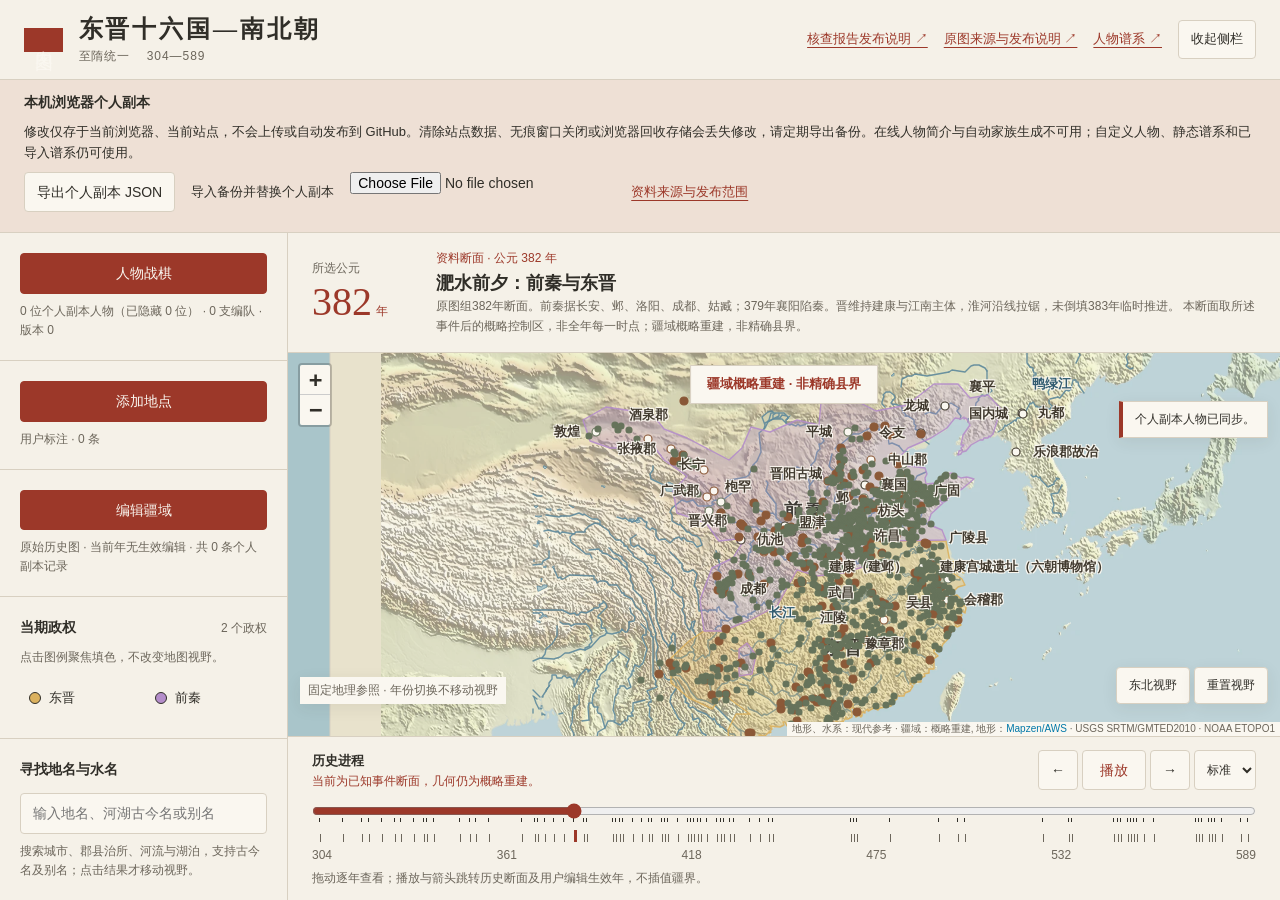
<file: index.html>
<!doctype html>
<html lang="zh-CN">
<head>
<meta charset="utf-8"><meta name="viewport" content="width=device-width, initial-scale=1">
<title>东晋十六国—南北朝 · 至隋统一</title>
<link rel="stylesheet" href="vendor/leaflet.css"><link rel="stylesheet" href="atlas.css">
<link rel="stylesheet" href="personal-data.css">
<script src="atlas-config.js" defer></script><script src="atlas-api.js" defer></script>
<script src="personal-data.js" defer></script>
<script src="genealogy-data.js" defer></script>
<script src="genealogy-client.js" defer></script>
<script src="formation-manager.js" defer></script>
<script src="character-manager.js" defer></script>
<script src="map-data.js" defer></script><script src="geo-data.js" defer></script><script src="history-data.js" defer></script><script src="vendor/leaflet.js" defer></script><script src="vendor/polygon-clipping.umd.min.js" defer></script><script src="territory-edits.js" defer></script><script src="territory-editor.js" defer></script><script src="place-manager.js" defer></script><script src="review-data.js" defer></script><script src="place-periods.js" defer></script><script src="atlas.js" defer></script>
<script>
window.addEventListener('DOMContentLoaded', () => {
  const editor = window.ATLAS?.getState?.().territory;
  if (!editor) {
    const summary = document.getElementById('territory-summary');
    summary.textContent = '编辑模块未能初始化，请刷新页面重新加载；若仍失败，请检查脚本加载错误。';
    summary.setAttribute('role', 'alert');
    document.getElementById('territory-toggle').disabled = true;
  }
  if (!window.ATLAS?.getState?.().annotations) {
    document.getElementById('annotation-summary').textContent = '地点标注模块未能初始化，请刷新页面重新加载；基础地图仍可浏览。';
    document.getElementById('annotation-summary').setAttribute('role', 'alert');
    document.getElementById('annotation-toggle').disabled = true;
  }
  if (!window.ATLAS?.getState?.().characters) {
    document.getElementById('character-summary').textContent = '人物模块未能初始化，请刷新页面；基础地图仍可浏览。';
    document.getElementById('character-summary').setAttribute('role', 'alert');
    document.getElementById('character-toggle').disabled = true;
  }
});
</script>
</head>
<body>
<header class="masthead"><div class="brand"><span class="seal" aria-hidden="true">舆图</span><div><h1>东晋十六国—南北朝</h1><p>至隋统一 <span id="atlas-year-span">304—589</span></p></div></div><div class="header-actions"><a id="audit-entry" href="sources.html#audit">核查报告发布说明 ↗</a><a href="sources.html">原图来源与发布说明 ↗</a><a href="genealogy.html">人物谱系 ↗</a><button id="toggle-sidebar" aria-controls="sidebar" aria-expanded="true">收起侧栏</button></div></header>
<main class="workspace">
<aside id="sidebar" aria-label="地图图层与政权">
<section class="sidebar-section character-section" aria-label="共享人物战棋">
<button id="character-toggle" type="button" aria-expanded="false" aria-controls="character-panel">人物战棋</button><p id="character-summary" class="hint" role="status">人物战棋 · 正在读取…</p>
<div id="character-panel" hidden><div class="section-heading"><h2>人物战棋</h2><button id="character-close" type="button">关闭</button></div>
<p class="reference-note">用户自定人物与位置，跨时间轴固定显示；不是人物历史行踪推演。所属势力由你选择，拖过国界不会改变。</p>
<p class="hint">君：王冠六角旗牌；臣：官帽圆牌。同势力同色。点击棋子查看简介，拖动棋子共享保存。无登录，仅限可信局域网。</p>
<p class="hint">隐藏人物仅收起地图棋子，资料与位置仍保留；在下方共享人物中搜索、查看或恢复。隐藏状态会共享保存。</p>
<p id="character-offline" class="reference-note" hidden>文件模式无法读取或保存共享人物。请打开 <a href="http://172.20.30.1:8765/">局域网地图 172.20.30.1:8765</a>。</p>
<div class="territory-actions"><button id="character-new" type="button">新增人物</button><button id="character-refresh" type="button">刷新共享人物</button></div>
<div class="character-search"><label for="character-search">搜索已建共享人物</label><input id="character-search" type="search" autocomplete="off" placeholder="输入姓名，先检查是否已创建" aria-controls="character-records" aria-describedby="character-search-status"><button id="character-search-clear" type="button">清空搜索</button><p id="character-search-status" class="hint" role="status" aria-live="polite"></p></div>
<form id="character-form" hidden><fieldset id="character-fields"><legend id="character-form-title">新增人物</legend>
<label for="character-name">姓名（1—60字）</label><input id="character-name" required autocomplete="off" aria-describedby="character-duplicate-status character-biography-status">
<div id="character-duplicate-notice" hidden><p id="character-duplicate-status" class="hint" role="status" aria-live="polite"></p><div id="character-duplicate-matches" class="character-duplicate-matches" aria-label="已建共享人物姓名匹配"></div></div>
<button id="character-biography-custom" type="button" aria-pressed="false">结果不匹配，自定义人物 / 不采用搜索结果</button><button id="character-biography-retry" type="button">主动重新检索候选</button><p id="character-biography-status" class="hint" role="status" aria-live="polite">自动检索仅作辅助；可直接自定义人物，简介允许留空。</p>
<div id="character-biography-candidates" class="character-biography-candidates" aria-label="人物身份候选" aria-busy="false"></div>
<label for="character-role">角色</label><select id="character-role" required><option value="monarch">君主 · 君</option><option value="minister">大臣 · 臣</option></select>
<label for="character-polity">所属势力</label><select id="character-polity" required><option value="" disabled selected>请选择势力</option></select>
<label for="character-biography">人物简介（可编辑，最多3000字）</label><textarea id="character-biography" rows="6" aria-describedby="character-biography-source" placeholder="可填写自己的资料，也可先留空。修改网上摘录后将标为用户修订，不再声称原文来源。"></textarea><div id="character-biography-source" class="character-biography-source"></div>
<p id="character-position" class="reference-note">尚未选择位置。</p><button id="character-place" type="button">在地图点选位置</button>
<div class="territory-actions"><button id="character-save" type="submit">确认并共享保存</button><button id="character-cancel" type="button">取消草稿</button></div></fieldset></form>
<section id="formation-section" aria-labelledby="formation-heading">
<div class="section-heading"><h3 id="formation-heading">共享编队</h3><button id="formation-new" type="button" disabled>新建编队</button></div>
<p class="hint">每队2—50人，每人只可加入一队；可跨势力编队，不改变人物身份与所属势力。主将军旗代表整队，拖动军旗会移动全部成员（包括已隐藏成员）。隐藏主将时整队军旗暂不显示；恢复主将后重新显示。</p>
<p id="formation-summary" class="hint" role="status">正在读取编队…</p>
<form id="formation-form" hidden><fieldset id="formation-fields"><legend id="formation-form-title">新建编队</legend>
<label for="formation-name">编队名称（1—60字）</label><input id="formation-name" required autocomplete="off">
<button id="formation-map-select" type="button" aria-pressed="false" aria-controls="formation-map-controls">在地图上选择成员</button><p class="hint">地图选人仅展开未隐藏人物；已隐藏人物仍可在下方勾选管理，不会自动恢复。点击棋子增减成员；首位选中的人物默认担任主将，可随时修改。选人不会移动棋子或提前保存。</p>
<fieldset><legend>选择已保存人物</legend><p id="formation-count" class="hint" role="status"></p><div id="formation-roster" class="formation-roster" aria-describedby="formation-count"></div></fieldset>
<label for="formation-commander">主将（从已选成员中指定）</label><select id="formation-commander" required></select>
<p class="hint">取消勾选只会让人物退出编队，不会删除人物或移动棋子。</p>
<div class="territory-actions"><button id="formation-save" type="submit">确认并共享保存</button><button id="formation-retry" type="button" hidden>采用最新版本并重试保存</button><button id="formation-cancel" type="button">取消草稿</button></div>
</fieldset></form>
<p id="formation-status" class="hint" role="status" aria-live="polite"></p><ol id="formation-records" class="territory-records formation-records"></ol>
</section>
<p id="character-status" class="hint" role="status" aria-live="polite"></p><h3>共享人物</h3><ol id="character-records" class="territory-records"></ol></div></section>
<section class="sidebar-section annotation-section" aria-label="添加地点与共享标注">
<button id="annotation-toggle" type="button" aria-expanded="false" aria-controls="annotation-panel">添加地点</button><p id="annotation-summary" class="hint" role="status">用户标注 · 正在读取…</p>
<div id="annotation-panel" hidden><div class="section-heading"><h2>用户标注</h2><button id="annotation-close" type="button">关闭</button></div>
<p class="reference-note">真实地名检索 → 选择候选 → 核对位置 → 确认保存。现代地理点不是古治所；河湖仅标注定位点，不复原河道或湖面。</p>
<p class="hint">搜索范围：东亚 73°—136°E、15°—54°N。历史检索参考当前地图年份。标注跨年份显示，所有局域网浏览器共享。</p>
<p id="annotation-offline" class="reference-note" hidden>文件模式仅供浏览。请打开 <a href="http://172.20.30.1:8765/">局域网地图 172.20.30.1:8765</a> 后搜索与保存。</p>
<form id="annotation-search-form"><fieldset id="annotation-search-fields"><legend>1 · 搜索真实地点</legend><label for="annotation-query">地名（去除首尾空白后1—80字）</label><input id="annotation-query" type="search" minlength="1" maxlength="80" required autocomplete="off">
<label for="annotation-kind">类别</label><select id="annotation-kind"><option value="city">城邑</option><option value="county">郡县</option><option value="lake">湖泊</option><option value="river">河流</option></select>
<label for="annotation-scope">来源范围</label><select id="annotation-scope"><option value="auto">历史优先，兼查现代地理</option><option value="historical">仅历史资料</option><option value="modern">仅现代地理</option></select><button id="annotation-search" type="submit">搜索候选</button></fieldset></form>
<p id="annotation-status" class="hint" role="status" aria-live="polite"></p><ul id="annotation-warnings" class="hint"></ul><div id="annotation-candidates" class="annotation-candidates" aria-label="搜索候选"></div>
<form id="annotation-save-form" hidden><fieldset id="annotation-save-fields"><legend>2 · 确认地图预览</legend><p id="annotation-selection" class="reference-note"></p><label for="annotation-name">标注名称</label><input id="annotation-name" maxlength="80" required><label for="annotation-note">备注（可选，最多500字）</label><textarea id="annotation-note" maxlength="500" rows="3"></textarea><div class="territory-actions"><button id="annotation-save" type="submit">确认位置并保存</button><button id="annotation-cancel" type="button">取消预览</button></div></fieldset></form>
<div class="territory-actions"><button id="annotation-refresh" type="button">刷新共享标注</button></div><h3>已保存地点</h3><ol id="annotation-records" class="territory-records"></ol></div></section>
<section class="sidebar-section territory-section" aria-label="共享疆域编辑"><button id="territory-toggle" type="button" aria-expanded="false" aria-controls="territory-panel">编辑疆域</button><p id="territory-summary" class="hint" role="status">原始历史图 · 正在读取共享编辑…</p><div id="territory-panel" hidden>
<div class="section-heading"><h2>自定义疆域</h2><button id="territory-close" type="button">退出</button></div>
<p class="reference-note">没有县界数据。请手绘实际划归范围；这是用户编辑范围，不是已考证县界。原始历史资料不变。</p>
<p class="hint">无登录，所有局域网浏览器共享保存。仅限可信局域网使用。编辑持续至后续年份，直到撤销或被后来的重叠编辑覆盖。</p>
<p id="territory-offline" class="reference-note" hidden>离线模式仅可浏览，无法编辑。请打开 <a href="http://172.20.30.1:8765">局域网地图 172.20.30.1:8765</a>。</p>
<fieldset id="territory-fields"><legend>1 · 选择地点与归属</legend><p id="territory-place">尚未选择地点。点击地图治所，或使用下方地名搜索。</p><button id="territory-find" type="button">搜索地点</button><p id="territory-period" class="hint"></p>
<label for="territory-year">开始生效年</label><input id="territory-year" type="number" min="304" max="589" step="1" required>
<label for="territory-polity">目标势力</label><select id="territory-polity" required><option value="" selected disabled>请选择目标势力</option></select><p class="hint">列出全部政权，可将已灭亡政权用于自定义历史；不代表原始史实。</p>
<label for="territory-note">编辑说明（可选）</label><input id="territory-note" type="text" maxlength="500" placeholder="说明此次划归的依据或设想">
<h3>2 · 手绘并确认范围</h3><div class="territory-actions"><button id="territory-draw" type="button">开始绘制</button><button id="territory-undo-point" type="button">撤销一点</button><button id="territory-finish" type="button">完成范围</button><button id="territory-cancel" type="button">取消范围</button></div><p class="hint">地图单击逐点描边，至少三个不同顶点；范围须包含所选地点且不得自交。可拖动、缩放，用“完成范围”闭合；Esc 取消范围。</p><p id="territory-preview" class="reference-note" role="status">尚未绘制范围。</p><button id="territory-save" type="button">确认并保存共享编辑</button></fieldset>
<p id="territory-status" class="hint" role="status" aria-live="polite"></p><div class="territory-actions"><button id="territory-refresh" type="button">刷新共享编辑</button><button id="territory-clear" type="button">恢复原始图</button></div><h3>共享编辑记录</h3><ol id="territory-records" class="territory-records"></ol>
</div></section>
<section class="sidebar-section"><div class="section-heading"><h2>当期政权</h2><span id="polity-count">—</span></div><p class="hint">点击图例聚焦填色，不改变地图视野。</p><div id="legend" class="legend"></div></section>
<section class="sidebar-section"><h2><label for="city-search">寻找地名与水名</label></h2><input type="search" id="city-search" placeholder="输入地名、河湖古今名或别名" autocomplete="off" aria-controls="search-results"><p id="search-status" class="hint" role="status">搜索城市、郡县治所、河流与湖泊，点击结果才移动视野。</p><div id="search-results" class="search-results"></div><div id="search-pagination" class="search-pagination" hidden><button id="search-previous" type="button">上一页</button><span id="search-page" class="hint"></span><button id="search-next" type="button">下一页</button></div><p id="place-notice" class="reference-note" role="status" hidden></p></section>
<section class="sidebar-section" aria-label="用户显示年代"><h2>用户显示年代</h2><p class="hint">在上方搜索原始地点，点击结果后选择“编辑显示年代”。找不到地图标记时，也可取消勾选“仅显示所选年份有效建置”。原始资料年代不会被修改。</p><p id="place-period-summary" class="hint" role="status">正在读取共享显示年代…</p><button id="place-period-refresh" type="button">刷新共享年代</button></section>
<section class="sidebar-section"><h2>底图与参照</h2><div class="layer-controls">
<label><input type="checkbox" id="layer-politics" checked>政权填色与概略边界</label>
<label><input type="checkbox" id="layer-cities" checked>城市与郡县治所</label>
<label><input type="checkbox" id="layer-annotations" checked>用户标注（城邑 / 郡县 / 河湖定位点）</label>
<label><input type="checkbox" id="layer-characters" checked>人物战棋（跨年份固定位置）</label>
<label><input type="checkbox" id="layer-rivers" checked>河流与湖泊</label>
<label><input type="checkbox" id="layer-river-labels" checked>河流与湖泊名称（点击查看说明）</label>
<label><input type="checkbox" id="layer-terrain" checked>地形起伏（默认开启）</label>
<label><input type="checkbox" id="layer-mountains">山川名称</label>
<label><input type="checkbox" id="layer-historical">382年州郡参照 <span class="online">联网</span></label></div>
<p id="water-count" class="hint" role="status"></p>
<p class="reference-note">州郡参照固定382年，不是当前年行政区。中研院图层仅供非商业使用。</p><label class="opacity-label" for="historical-opacity">州郡图透明度 <output id="opacity-value">45%</output></label><input id="historical-opacity" type="range" min="0" max="100" value="45" disabled><p id="tile-status" class="hint" role="status">默认关闭；联网参照不可离线使用。</p><p class="hint">地形、水系为现代自然地理参考；古代河道与岸线可能不同。</p>
</section>
<section class="sidebar-section"><h2>治所显示范围</h2><p id="place-count" class="hint" role="status"></p><label class="place-type-label" for="place-type">建置类型</label><select id="place-type"><option value="all">全部</option><option value="prefecture">郡 / 州</option><option value="county">县</option></select><div class="layer-controls"><label><input type="checkbox" id="place-year-only" checked>仅显示所选年份有效建置</label></div><p class="hint">行政建置按年份筛选；固定古城另作地理参照，不表示当年为都城或郡治。年代不明行政记录不显示。关闭筛选可查看全部时期，同名行政记录附年代；共址记录可从弹窗或搜索选择。搜索异期记录仅临时显示所选一条，不改变年份筛选。</p></section>
<details id="source-details" class="sidebar-section"><summary>来源与重建方法</summary><div class="source-body"><p id="method-note"></p><h3>当前历史断面</h3><div id="history-sources"></div><h3>地理与郡县治所资料</h3><div id="geo-sources"></div><p>城市与郡县治所点仅为定位参照，不表示各年政权控制或建置连续。底图与政权多边形独立，不以现代省界代替古界。</p><h3>原图与河流对照说明</h3><p>原图扫描与识读资料未随公开版发布。现代水系仅作定位参照，古河道未复原；不能将现代河道当作382年河道。</p><a id="river-reference-382" href="sources.html">查看原图来源与发布范围 ↗</a></div></details>
</aside>
<section class="map-panel" aria-label="连续地理历史地图">
<div class="event-heading"><div class="year-block"><span>所选公元</span><output id="selected-year" for="year-range">382</output><span>年</span></div><div class="event-copy"><p id="snapshot-year" class="eyebrow">正在读取本地资料</p><h2 id="event-title">统一地理底图 · 历史政权断面</h2><p id="event-description"></p></div></div>
<section id="formation-map-controls" class="formation-map-controls" aria-label="地图编队选人" hidden><strong id="formation-map-summary" role="status" aria-live="polite"></strong><p class="hint">点击棋子选择 / 取消选择，可平移缩放。Esc 或取消将丢弃整个编队草稿。</p><label for="formation-map-commander">指定主将</label><select id="formation-map-commander" aria-describedby="formation-map-summary"></select><p id="formation-map-notice" class="hint" role="status" aria-live="polite"></p><div class="territory-actions"><button id="formation-map-done" type="button">完成选人，填写并保存</button><button id="formation-map-cancel" type="button">取消编队草稿</button></div></section>
<div class="map-stage"><div id="map" aria-label="地图，可拖动平移、滚轮或双指缩放"></div><div class="map-warning">疆域概略重建 · 非精确县界</div><div class="view-actions"><button id="northeast-view" type="button">东北视野</button><button id="reset-view" type="button">重置视野</button></div><p id="map-error" class="map-error" role="alert" hidden></p><div class="map-caption">固定地理参照 · 年份切换不移动视野</div></div>
<section class="timeline" aria-label="304至589年时间轴"><div class="timeline-heading"><div><label for="year-range">历史进程</label><p id="year-note" aria-live="polite"></p></div><div class="playback"><button id="previous-event" aria-label="上一事件">←</button><button id="play" aria-pressed="false">播放</button><button id="next-event" aria-label="下一事件">→</button><label class="sr-only" for="play-speed">播放速度</label><select id="play-speed" aria-label="播放速度"><option value="2400">慢速</option><option value="1400" selected>标准</option><option value="700">快速</option></select></div></div>
<input id="year-range" type="range" min="304" max="589" step="1" value="382" list="event-years" aria-label="选择公元304至589年" aria-describedby="year-note"><datalist id="event-years"></datalist><div id="event-ticks" class="event-ticks" aria-label="跳转历史事件"></div><div class="timeline-scale" aria-hidden="true"><span>304</span><span>361</span><span>418</span><span>475</span><span>532</span><span>589</span></div><p class="timeline-footnote">拖动逐年查看；播放与箭头跳转历史断面及用户编辑生效年，不插值疆界。</p></section>
</section></main><noscript><p class="noscript">请启用 JavaScript，或<a href="sources.html">查看资料来源</a>。</p></noscript>
</body></html>
</file>
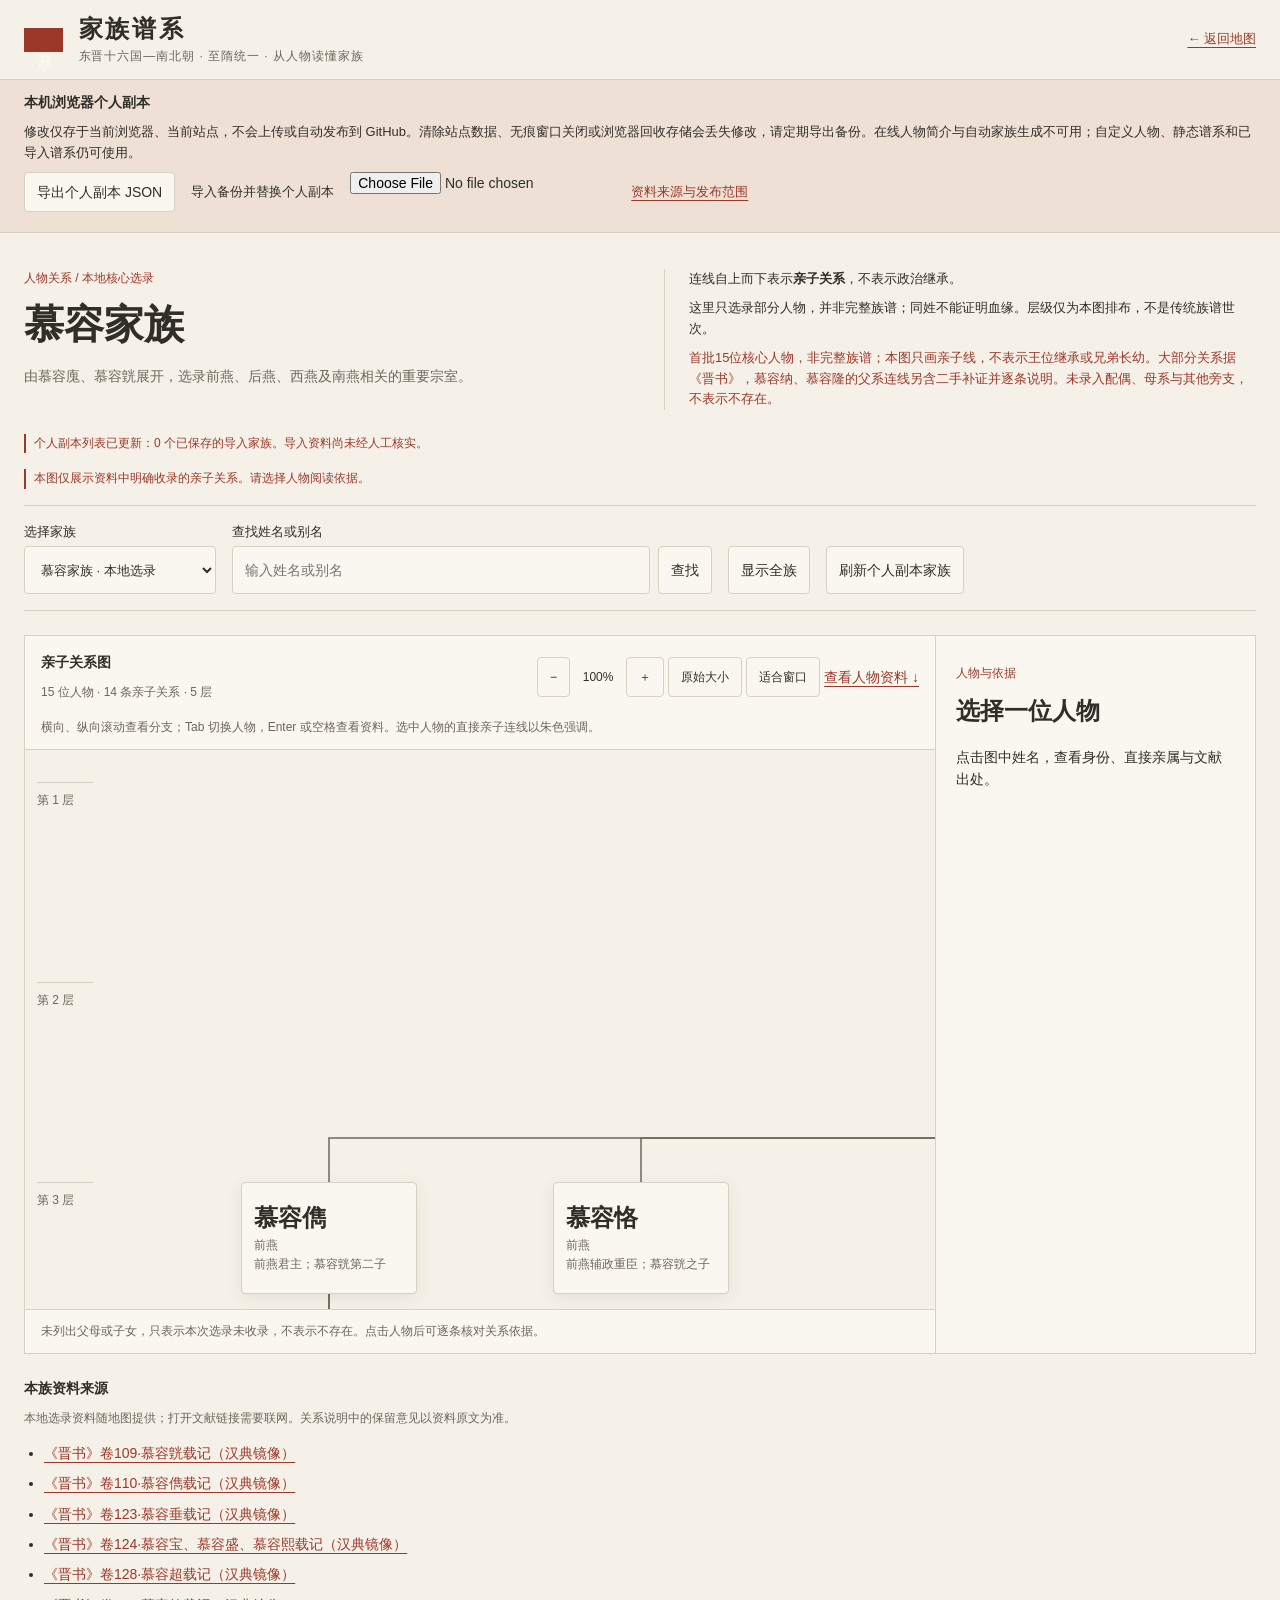
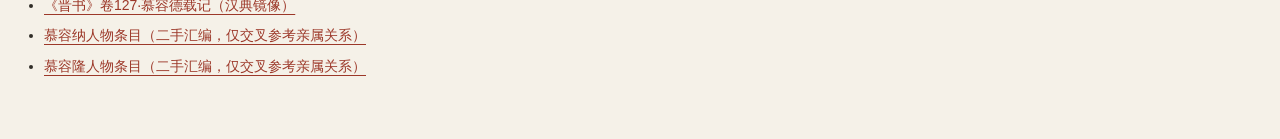
<file: genealogy.html>
<!doctype html>
<html lang="zh-CN">
<head>
<meta charset="utf-8"><meta name="viewport" content="width=device-width, initial-scale=1">
<title>家族谱系 · 东晋十六国—南北朝 · 至隋统一</title>
<link rel="stylesheet" href="atlas.css"><link rel="stylesheet" href="genealogy.css">
<link rel="stylesheet" href="personal-data.css">
<script src="atlas-config.js" defer></script><script src="atlas-api.js" defer></script>
<script src="geo-data.js" defer></script><script src="history-data.js" defer></script><script src="personal-data.js" defer></script>
<script src="genealogy-data.js" defer></script><script src="genealogy-client.js" defer></script><script src="genealogy.js" defer></script>
</head>
<body class="genealogy-page">
<a class="skip-link" href="#genealogy-controls">跳至谱系操作</a>
<header class="masthead"><div class="brand"><span class="seal" aria-hidden="true">谱系</span><div><h1>家族谱系</h1><p>东晋十六国—南北朝 · 至隋统一 · 从人物读懂家族</p></div></div><nav class="header-actions" aria-label="页面导航"><a href="index.html">← 返回地图</a></nav></header>
<main class="genealogy-main">
<section class="genealogy-intro" aria-labelledby="family-title"><div><p id="family-kind" class="eyebrow">人物关系 / 核心选录</p><h2 id="family-title">正在读取家族资料…</h2><p id="family-description"></p></div><div class="reading-note"><p>连线自上而下表示<strong>亲子关系</strong>，不表示政治继承。</p><p>这里只选录部分人物，并非完整族谱；同姓不能证明血缘。层级仅为本图排布，不是传统族谱世次。</p><p id="family-scope"></p></div></section>
<section id="family-provenance" class="family-provenance" aria-labelledby="provenance-title" hidden><h2 id="provenance-title">导入资料 · 尚未经人工核实</h2><p id="family-generated-at"></p><p>本族依据检索来源生成并保存，不属于本地人工选录资料，也不代表完整族谱。请结合下方来源逐条核对人物与亲子关系；未收录不等于不存在。</p><ul id="family-warnings"></ul></section>
<p id="shared-status" class="reference-note" role="status" aria-live="polite"></p>
<p id="genealogy-status" class="reference-note" role="status" aria-live="polite">正在读取本地谱系资料…</p>
<section id="genealogy-controls" class="genealogy-controls" aria-label="谱系操作" tabindex="-1">
<label class="family-field" for="family-select">选择家族<select id="family-select" disabled></select></label>
<form id="person-search-form" role="search"><label for="person-search">查找姓名或别名</label><div class="search-field"><input id="person-search" type="search" autocomplete="off" placeholder="输入姓名或别名" aria-controls="person-search-results" disabled><button type="submit" disabled>查找</button></div></form>
<button id="show-family" type="button" disabled>显示全族</button>
<button id="refresh-families" type="button" disabled>刷新共享家族</button>
</section>
<div id="search-panel" class="search-panel" hidden><p id="search-status" role="status" aria-live="polite"></p><ul id="person-search-results" aria-label="姓名搜索结果"></ul></div>
<div id="genealogy-workspace" class="genealogy-workspace" hidden>
<section class="tree-panel" aria-labelledby="tree-title"><div class="tree-toolbar"><div><h2 id="tree-title">亲子关系图</h2><p id="tree-count" class="hint"></p></div><div class="tree-actions" aria-label="视图缩放"><button id="zoom-out" type="button" aria-label="缩小关系图">−</button><output id="zoom-level" aria-live="polite">100%</output><button id="zoom-in" type="button" aria-label="放大关系图">＋</button><button id="zoom-reset" type="button">原始大小</button><button id="zoom-fit" type="button">适合窗口</button></div></div>
<p id="tree-help" class="tree-help">横向、纵向滚动查看分支；Tab 切换人物，Enter 或空格查看资料。选中人物的直接亲子连线以朱色强调。</p>
<div id="tree-viewport" class="tree-viewport" tabindex="0" role="region" aria-label="可滚动的家族关系图" aria-describedby="tree-help"><div id="tree-extent"><div id="tree-stage"><svg id="tree-connectors" xmlns="http://www.w3.org/2000/svg" aria-hidden="true"></svg><div id="tree-generations" aria-hidden="true"></div><div id="tree-people"></div></div></div></div>
<p class="tree-footnote">未列出父母或子女，只表示本次选录未收录，不表示不存在。点击人物后可逐条核对关系依据。</p>
</section>
<aside id="person-detail" class="person-detail" aria-labelledby="person-detail-title" tabindex="-1"><p class="eyebrow">人物与依据</p><h2 id="person-detail-title">选择一位人物</h2><div id="person-detail-content"><p>点击图中姓名，查看身份、直接亲属与文献出处。</p></div></aside>
</div>
<section id="family-sources" class="family-sources" aria-labelledby="family-sources-title" hidden><h2 id="family-sources-title">本族资料来源</h2><p id="family-source-note" class="hint">本地选录资料随地图提供；打开文献链接需要联网。关系说明中的保留意见以资料原文为准。</p><ul id="family-source-list"></ul></section>
<noscript><p class="reference-note">谱系图需要 JavaScript 才能显示。请启用后重新打开，或<a href="index.html">返回地图</a>。</p></noscript>
</main>
</body>
</html>
</file>
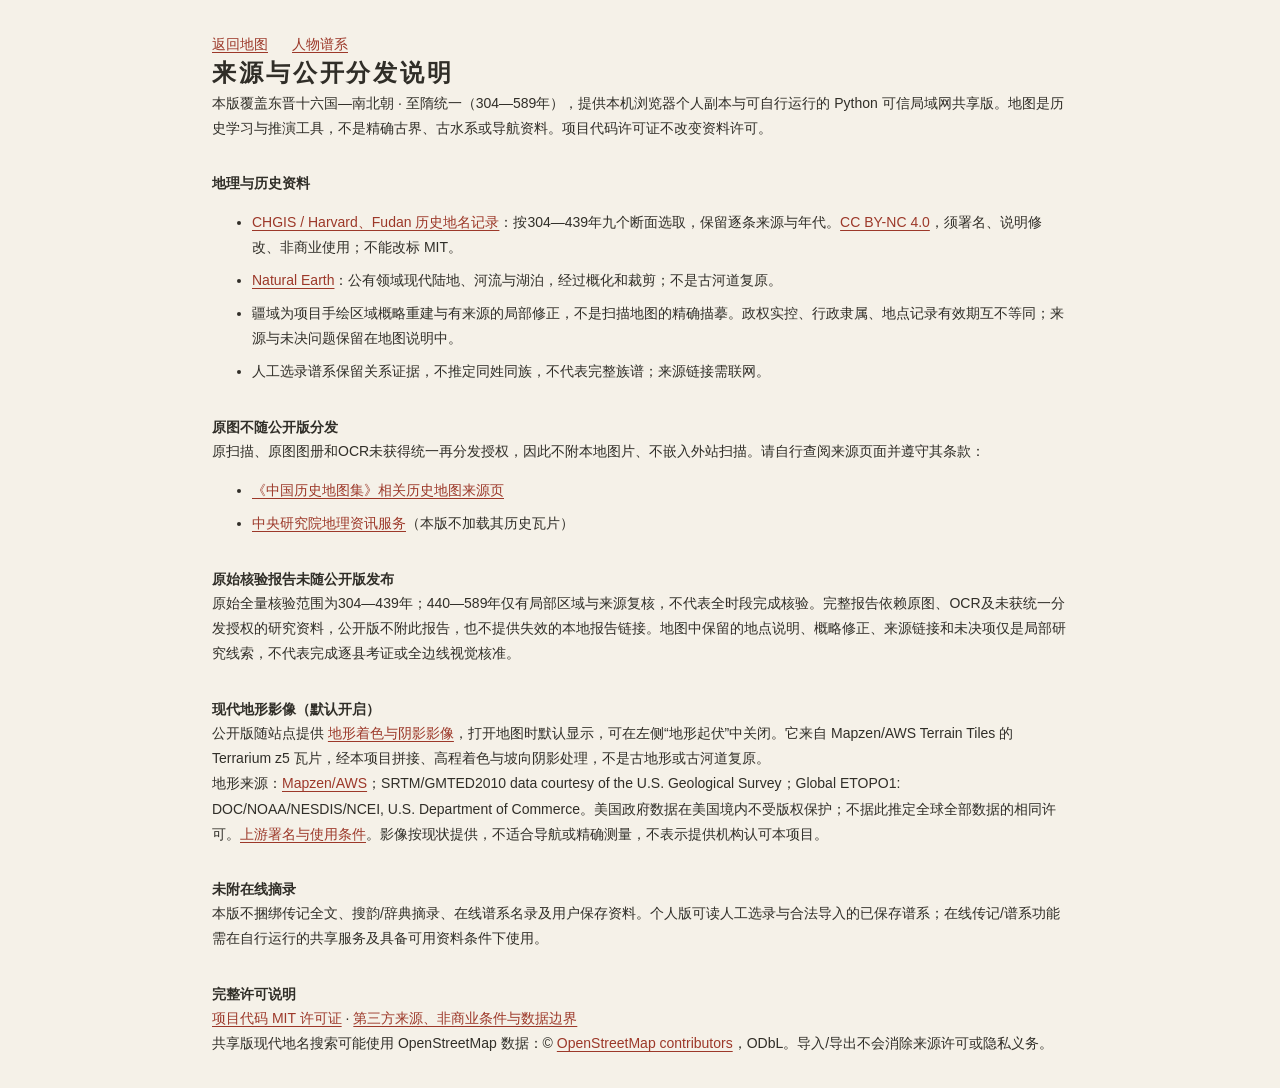
<file: sources.html>
<!doctype html>
<html lang="zh-CN">
<head>
<meta charset="utf-8">
<meta name="viewport" content="width=device-width,initial-scale=1">
<title>来源与公开分发说明 · 通鉴地图</title>
<link rel="stylesheet" href="atlas.css">
<style>body{overflow:auto}main{max-width:56rem;margin:2rem auto;padding:0 1.25rem;line-height:1.8}h2{margin-top:2rem}a{text-underline-offset:.2em}li{margin:.5rem 0}nav{display:flex;gap:1.5rem;flex-wrap:wrap}</style>
</head>
<body>
<main>
<nav aria-label="页面导航"><a href="index.html">返回地图</a><a href="genealogy.html">人物谱系</a></nav>
<h1>来源与公开分发说明</h1>
<p>本版覆盖东晋十六国—南北朝 · 至隋统一（304—589年），提供本机浏览器个人副本与可自行运行的 Python 可信局域网共享版。地图是历史学习与推演工具，不是精确古界、古水系或导航资料。项目代码许可证不改变资料许可。</p>
<h2>地理与历史资料</h2>
<ul>
<li><a href="https://chgis.hudci.org/tgw/">CHGIS / Harvard、Fudan 历史地名记录</a>：按304—439年九个断面选取，保留逐条来源与年代。<a href="https://creativecommons.org/licenses/by-nc/4.0/">CC BY-NC 4.0</a>，须署名、说明修改、非商业使用；不能改标 MIT。</li>
<li><a href="https://www.naturalearthdata.com/about/terms-of-use/">Natural Earth</a>：公有领域现代陆地、河流与湖泊，经过概化和裁剪；不是古河道复原。</li>
<li>疆域为项目手绘区域概略重建与有来源的局部修正，不是扫描地图的精确描摹。政权实控、行政隶属、地点记录有效期互不等同；来源与未决问题保留在地图说明中。</li>
<li>人工选录谱系保留关系证据，不推定同姓同族，不代表完整族谱；来源链接需联网。</li>
</ul>
<h2 id="maps">原图不随公开版分发</h2>
<p>原扫描、原图图册和OCR未获得统一再分发授权，因此不附本地图片、不嵌入外站扫描。请自行查阅来源页面并遵守其条款：</p>
<ul>
<li><a href="http://guoxue123.com/other/map/zgmap/007.htm" rel="noopener noreferrer">《中国历史地图集》相关历史地图来源页</a></li>
<li><a href="https://gis.sinica.edu.tw/" rel="noopener noreferrer">中央研究院地理资讯服务</a>（本版不加载其历史瓦片）</li>
</ul>
<h2 id="audit">原始核验报告未随公开版发布</h2>
<p>原始全量核验范围为304—439年；440—589年仅有局部区域与来源复核，不代表全时段完成核验。完整报告依赖原图、OCR及未获统一分发授权的研究资料，公开版不附此报告，也不提供失效的本地报告链接。地图中保留的地点说明、概略修正、来源链接和未决项仅是局部研究线索，不代表完成逐县考证或全边线视觉核准。</p>
<h2>现代地形影像（默认开启）</h2>
<p>公开版随站点提供 <a href="terrain/china-relief.webp">地形着色与阴影影像</a>，打开地图时默认显示，可在左侧“地形起伏”中关闭。它来自 Mapzen/AWS Terrain Tiles 的 Terrarium z5 瓦片，经本项目拼接、高程着色与坡向阴影处理，不是古地形或古河道复原。</p>
<p>地形来源：<a href="https://registry.opendata.aws/terrain-tiles/">Mapzen/AWS</a>；SRTM/GMTED2010 data courtesy of the U.S. Geological Survey；Global ETOPO1: DOC/NOAA/NESDIS/NCEI, U.S. Department of Commerce。美国政府数据在美国境内不受版权保护；不据此推定全球全部数据的相同许可。<a href="https://github.com/tilezen/joerd/blob/master/docs/attribution.md">上游署名与使用条件</a>。影像按现状提供，不适合导航或精确测量，不表示提供机构认可本项目。</p>
<h2>未附在线摘录</h2>
<p>本版不捆绑传记全文、搜韵/辞典摘录、在线谱系名录及用户保存资料。个人版可读人工选录与合法导入的已保存谱系；在线传记/谱系功能需在自行运行的共享服务及具备可用资料条件下使用。</p>
<h2>完整许可说明</h2>
<p><a href="LICENSE">项目代码 MIT 许可证</a> · <a href="THIRD_PARTY_NOTICES.md">第三方来源、非商业条件与数据边界</a></p>
<p>共享版现代地名搜索可能使用 OpenStreetMap 数据：© <a href="https://www.openstreetmap.org/copyright">OpenStreetMap contributors</a>，ODbL。导入/导出不会消除来源许可或隐私义务。</p>
</main>
</body>
</html>
</file>
<file: vendor/leaflet.css>
/* required styles */

.leaflet-pane,
.leaflet-tile,
.leaflet-marker-icon,
.leaflet-marker-shadow,
.leaflet-tile-container,
.leaflet-pane > svg,
.leaflet-pane > canvas,
.leaflet-zoom-box,
.leaflet-image-layer,
.leaflet-layer {
	position: absolute;
	left: 0;
	top: 0;
	}
.leaflet-container {
	overflow: hidden;
	}
.leaflet-tile,
.leaflet-marker-icon,
.leaflet-marker-shadow {
	-webkit-user-select: none;
	   -moz-user-select: none;
	        user-select: none;
	  -webkit-user-drag: none;
	}
/* Prevents IE11 from highlighting tiles in blue */
.leaflet-tile::selection {
	background: transparent;
}
/* Safari renders non-retina tile on retina better with this, but Chrome is worse */
.leaflet-safari .leaflet-tile {
	image-rendering: -webkit-optimize-contrast;
	}
/* hack that prevents hw layers "stretching" when loading new tiles */
.leaflet-safari .leaflet-tile-container {
	width: 1600px;
	height: 1600px;
	-webkit-transform-origin: 0 0;
	}
.leaflet-marker-icon,
.leaflet-marker-shadow {
	display: block;
	}
/* .leaflet-container svg: reset svg max-width decleration shipped in Joomla! (joomla.org) 3.x */
/* .leaflet-container img: map is broken in FF if you have max-width: 100% on tiles */
.leaflet-container .leaflet-overlay-pane svg {
	max-width: none !important;
	max-height: none !important;
	}
.leaflet-container .leaflet-marker-pane img,
.leaflet-container .leaflet-shadow-pane img,
.leaflet-container .leaflet-tile-pane img,
.leaflet-container img.leaflet-image-layer,
.leaflet-container .leaflet-tile {
	max-width: none !important;
	max-height: none !important;
	width: auto;
	padding: 0;
	}

.leaflet-container img.leaflet-tile {
	/* See: https://bugs.chromium.org/p/chromium/issues/detail?id=600120 */
	mix-blend-mode: plus-lighter;
}

.leaflet-container.leaflet-touch-zoom {
	-ms-touch-action: pan-x pan-y;
	touch-action: pan-x pan-y;
	}
.leaflet-container.leaflet-touch-drag {
	-ms-touch-action: pinch-zoom;
	/* Fallback for FF which doesn't support pinch-zoom */
	touch-action: none;
	touch-action: pinch-zoom;
}
.leaflet-container.leaflet-touch-drag.leaflet-touch-zoom {
	-ms-touch-action: none;
	touch-action: none;
}
.leaflet-container {
	-webkit-tap-highlight-color: transparent;
}
.leaflet-container a {
	-webkit-tap-highlight-color: rgba(51, 181, 229, 0.4);
}
.leaflet-tile {
	filter: inherit;
	visibility: hidden;
	}
.leaflet-tile-loaded {
	visibility: inherit;
	}
.leaflet-zoom-box {
	width: 0;
	height: 0;
	-moz-box-sizing: border-box;
	     box-sizing: border-box;
	z-index: 800;
	}
/* workaround for https://bugzilla.mozilla.org/show_bug.cgi?id=888319 */
.leaflet-overlay-pane svg {
	-moz-user-select: none;
	}

.leaflet-pane         { z-index: 400; }

.leaflet-tile-pane    { z-index: 200; }
.leaflet-overlay-pane { z-index: 400; }
.leaflet-shadow-pane  { z-index: 500; }
.leaflet-marker-pane  { z-index: 600; }
.leaflet-tooltip-pane   { z-index: 650; }
.leaflet-popup-pane   { z-index: 700; }

.leaflet-map-pane canvas { z-index: 100; }
.leaflet-map-pane svg    { z-index: 200; }

.leaflet-vml-shape {
	width: 1px;
	height: 1px;
	}
.lvml {
	behavior: url(#default#VML);
	display: inline-block;
	position: absolute;
	}


/* control positioning */

.leaflet-control {
	position: relative;
	z-index: 800;
	pointer-events: visiblePainted; /* IE 9-10 doesn't have auto */
	pointer-events: auto;
	}
.leaflet-top,
.leaflet-bottom {
	position: absolute;
	z-index: 1000;
	pointer-events: none;
	}
.leaflet-top {
	top: 0;
	}
.leaflet-right {
	right: 0;
	}
.leaflet-bottom {
	bottom: 0;
	}
.leaflet-left {
	left: 0;
	}
.leaflet-control {
	float: left;
	clear: both;
	}
.leaflet-right .leaflet-control {
	float: right;
	}
.leaflet-top .leaflet-control {
	margin-top: 10px;
	}
.leaflet-bottom .leaflet-control {
	margin-bottom: 10px;
	}
.leaflet-left .leaflet-control {
	margin-left: 10px;
	}
.leaflet-right .leaflet-control {
	margin-right: 10px;
	}


/* zoom and fade animations */

.leaflet-fade-anim .leaflet-popup {
	opacity: 0;
	-webkit-transition: opacity 0.2s linear;
	   -moz-transition: opacity 0.2s linear;
	        transition: opacity 0.2s linear;
	}
.leaflet-fade-anim .leaflet-map-pane .leaflet-popup {
	opacity: 1;
	}
.leaflet-zoom-animated {
	-webkit-transform-origin: 0 0;
	    -ms-transform-origin: 0 0;
	        transform-origin: 0 0;
	}
svg.leaflet-zoom-animated {
	will-change: transform;
}

.leaflet-zoom-anim .leaflet-zoom-animated {
	-webkit-transition: -webkit-transform 0.25s cubic-bezier(0,0,0.25,1);
	   -moz-transition:    -moz-transform 0.25s cubic-bezier(0,0,0.25,1);
	        transition:         transform 0.25s cubic-bezier(0,0,0.25,1);
	}
.leaflet-zoom-anim .leaflet-tile,
.leaflet-pan-anim .leaflet-tile {
	-webkit-transition: none;
	   -moz-transition: none;
	        transition: none;
	}

.leaflet-zoom-anim .leaflet-zoom-hide {
	visibility: hidden;
	}


/* cursors */

.leaflet-interactive {
	cursor: pointer;
	}
.leaflet-grab {
	cursor: -webkit-grab;
	cursor:    -moz-grab;
	cursor:         grab;
	}
.leaflet-crosshair,
.leaflet-crosshair .leaflet-interactive {
	cursor: crosshair;
	}
.leaflet-popup-pane,
.leaflet-control {
	cursor: auto;
	}
.leaflet-dragging .leaflet-grab,
.leaflet-dragging .leaflet-grab .leaflet-interactive,
.leaflet-dragging .leaflet-marker-draggable {
	cursor: move;
	cursor: -webkit-grabbing;
	cursor:    -moz-grabbing;
	cursor:         grabbing;
	}

/* marker & overlays interactivity */
.leaflet-marker-icon,
.leaflet-marker-shadow,
.leaflet-image-layer,
.leaflet-pane > svg path,
.leaflet-tile-container {
	pointer-events: none;
	}

.leaflet-marker-icon.leaflet-interactive,
.leaflet-image-layer.leaflet-interactive,
.leaflet-pane > svg path.leaflet-interactive,
svg.leaflet-image-layer.leaflet-interactive path {
	pointer-events: visiblePainted; /* IE 9-10 doesn't have auto */
	pointer-events: auto;
	}

/* visual tweaks */

.leaflet-container {
	background: #ddd;
	outline-offset: 1px;
	}
.leaflet-container a {
	color: #0078A8;
	}
.leaflet-zoom-box {
	border: 2px dotted #38f;
	background: rgba(255,255,255,0.5);
	}


/* general typography */
.leaflet-container {
	font-family: "Helvetica Neue", Arial, Helvetica, sans-serif;
	font-size: 12px;
	font-size: 0.75rem;
	line-height: 1.5;
	}


/* general toolbar styles */

.leaflet-bar {
	box-shadow: 0 1px 5px rgba(0,0,0,0.65);
	border-radius: 4px;
	}
.leaflet-bar a {
	background-color: #fff;
	border-bottom: 1px solid #ccc;
	width: 26px;
	height: 26px;
	line-height: 26px;
	display: block;
	text-align: center;
	text-decoration: none;
	color: black;
	}
.leaflet-bar a,
.leaflet-control-layers-toggle {
	background-position: 50% 50%;
	background-repeat: no-repeat;
	display: block;
	}
.leaflet-bar a:hover,
.leaflet-bar a:focus {
	background-color: #f4f4f4;
	}
.leaflet-bar a:first-child {
	border-top-left-radius: 4px;
	border-top-right-radius: 4px;
	}
.leaflet-bar a:last-child {
	border-bottom-left-radius: 4px;
	border-bottom-right-radius: 4px;
	border-bottom: none;
	}
.leaflet-bar a.leaflet-disabled {
	cursor: default;
	background-color: #f4f4f4;
	color: #bbb;
	}

.leaflet-touch .leaflet-bar a {
	width: 30px;
	height: 30px;
	line-height: 30px;
	}
.leaflet-touch .leaflet-bar a:first-child {
	border-top-left-radius: 2px;
	border-top-right-radius: 2px;
	}
.leaflet-touch .leaflet-bar a:last-child {
	border-bottom-left-radius: 2px;
	border-bottom-right-radius: 2px;
	}

/* zoom control */

.leaflet-control-zoom-in,
.leaflet-control-zoom-out {
	font: bold 18px 'Lucida Console', Monaco, monospace;
	text-indent: 1px;
	}

.leaflet-touch .leaflet-control-zoom-in, .leaflet-touch .leaflet-control-zoom-out  {
	font-size: 22px;
	}


/* layers control */

.leaflet-control-layers {
	box-shadow: 0 1px 5px rgba(0,0,0,0.4);
	background: #fff;
	border-radius: 5px;
	}
.leaflet-control-layers-toggle {
	background-image: url(images/layers.png);
	width: 36px;
	height: 36px;
	}
.leaflet-retina .leaflet-control-layers-toggle {
	background-image: url(images/layers-2x.png);
	background-size: 26px 26px;
	}
.leaflet-touch .leaflet-control-layers-toggle {
	width: 44px;
	height: 44px;
	}
.leaflet-control-layers .leaflet-control-layers-list,
.leaflet-control-layers-expanded .leaflet-control-layers-toggle {
	display: none;
	}
.leaflet-control-layers-expanded .leaflet-control-layers-list {
	display: block;
	position: relative;
	}
.leaflet-control-layers-expanded {
	padding: 6px 10px 6px 6px;
	color: #333;
	background: #fff;
	}
.leaflet-control-layers-scrollbar {
	overflow-y: scroll;
	overflow-x: hidden;
	padding-right: 5px;
	}
.leaflet-control-layers-selector {
	margin-top: 2px;
	position: relative;
	top: 1px;
	}
.leaflet-control-layers label {
	display: block;
	font-size: 13px;
	font-size: 1.08333em;
	}
.leaflet-control-layers-separator {
	height: 0;
	border-top: 1px solid #ddd;
	margin: 5px -10px 5px -6px;
	}

/* Default icon URLs */
.leaflet-default-icon-path { /* used only in path-guessing heuristic, see L.Icon.Default */
	background-image: url(images/marker-icon.png);
	}


/* attribution and scale controls */

.leaflet-container .leaflet-control-attribution {
	background: #fff;
	background: rgba(255, 255, 255, 0.8);
	margin: 0;
	}
.leaflet-control-attribution,
.leaflet-control-scale-line {
	padding: 0 5px;
	color: #333;
	line-height: 1.4;
	}
.leaflet-control-attribution a {
	text-decoration: none;
	}
.leaflet-control-attribution a:hover,
.leaflet-control-attribution a:focus {
	text-decoration: underline;
	}
.leaflet-attribution-flag {
	display: inline !important;
	vertical-align: baseline !important;
	width: 1em;
	height: 0.6669em;
	}
.leaflet-left .leaflet-control-scale {
	margin-left: 5px;
	}
.leaflet-bottom .leaflet-control-scale {
	margin-bottom: 5px;
	}
.leaflet-control-scale-line {
	border: 2px solid #777;
	border-top: none;
	line-height: 1.1;
	padding: 2px 5px 1px;
	white-space: nowrap;
	-moz-box-sizing: border-box;
	     box-sizing: border-box;
	background: rgba(255, 255, 255, 0.8);
	text-shadow: 1px 1px #fff;
	}
.leaflet-control-scale-line:not(:first-child) {
	border-top: 2px solid #777;
	border-bottom: none;
	margin-top: -2px;
	}
.leaflet-control-scale-line:not(:first-child):not(:last-child) {
	border-bottom: 2px solid #777;
	}

.leaflet-touch .leaflet-control-attribution,
.leaflet-touch .leaflet-control-layers,
.leaflet-touch .leaflet-bar {
	box-shadow: none;
	}
.leaflet-touch .leaflet-control-layers,
.leaflet-touch .leaflet-bar {
	border: 2px solid rgba(0,0,0,0.2);
	background-clip: padding-box;
	}


/* popup */

.leaflet-popup {
	position: absolute;
	text-align: center;
	margin-bottom: 20px;
	}
.leaflet-popup-content-wrapper {
	padding: 1px;
	text-align: left;
	border-radius: 12px;
	}
.leaflet-popup-content {
	margin: 13px 24px 13px 20px;
	line-height: 1.3;
	font-size: 13px;
	font-size: 1.08333em;
	min-height: 1px;
	}
.leaflet-popup-content p {
	margin: 17px 0;
	margin: 1.3em 0;
	}
.leaflet-popup-tip-container {
	width: 40px;
	height: 20px;
	position: absolute;
	left: 50%;
	margin-top: -1px;
	margin-left: -20px;
	overflow: hidden;
	pointer-events: none;
	}
.leaflet-popup-tip {
	width: 17px;
	height: 17px;
	padding: 1px;

	margin: -10px auto 0;
	pointer-events: auto;

	-webkit-transform: rotate(45deg);
	   -moz-transform: rotate(45deg);
	    -ms-transform: rotate(45deg);
	        transform: rotate(45deg);
	}
.leaflet-popup-content-wrapper,
.leaflet-popup-tip {
	background: white;
	color: #333;
	box-shadow: 0 3px 14px rgba(0,0,0,0.4);
	}
.leaflet-container a.leaflet-popup-close-button {
	position: absolute;
	top: 0;
	right: 0;
	border: none;
	text-align: center;
	width: 24px;
	height: 24px;
	font: 16px/24px Tahoma, Verdana, sans-serif;
	color: #757575;
	text-decoration: none;
	background: transparent;
	}
.leaflet-container a.leaflet-popup-close-button:hover,
.leaflet-container a.leaflet-popup-close-button:focus {
	color: #585858;
	}
.leaflet-popup-scrolled {
	overflow: auto;
	}

.leaflet-oldie .leaflet-popup-content-wrapper {
	-ms-zoom: 1;
	}
.leaflet-oldie .leaflet-popup-tip {
	width: 24px;
	margin: 0 auto;

	-ms-filter: "progid:DXImageTransform.Microsoft.Matrix(M11=0.70710678, M12=0.70710678, M21=-0.70710678, M22=0.70710678)";
	filter: progid:DXImageTransform.Microsoft.Matrix(M11=0.70710678, M12=0.70710678, M21=-0.70710678, M22=0.70710678);
	}

.leaflet-oldie .leaflet-control-zoom,
.leaflet-oldie .leaflet-control-layers,
.leaflet-oldie .leaflet-popup-content-wrapper,
.leaflet-oldie .leaflet-popup-tip {
	border: 1px solid #999;
	}


/* div icon */

.leaflet-div-icon {
	background: #fff;
	border: 1px solid #666;
	}


/* Tooltip */
/* Base styles for the element that has a tooltip */
.leaflet-tooltip {
	position: absolute;
	padding: 6px;
	background-color: #fff;
	border: 1px solid #fff;
	border-radius: 3px;
	color: #222;
	white-space: nowrap;
	-webkit-user-select: none;
	-moz-user-select: none;
	-ms-user-select: none;
	user-select: none;
	pointer-events: none;
	box-shadow: 0 1px 3px rgba(0,0,0,0.4);
	}
.leaflet-tooltip.leaflet-interactive {
	cursor: pointer;
	pointer-events: auto;
	}
.leaflet-tooltip-top:before,
.leaflet-tooltip-bottom:before,
.leaflet-tooltip-left:before,
.leaflet-tooltip-right:before {
	position: absolute;
	pointer-events: none;
	border: 6px solid transparent;
	background: transparent;
	content: "";
	}

/* Directions */

.leaflet-tooltip-bottom {
	margin-top: 6px;
}
.leaflet-tooltip-top {
	margin-top: -6px;
}
.leaflet-tooltip-bottom:before,
.leaflet-tooltip-top:before {
	left: 50%;
	margin-left: -6px;
	}
.leaflet-tooltip-top:before {
	bottom: 0;
	margin-bottom: -12px;
	border-top-color: #fff;
	}
.leaflet-tooltip-bottom:before {
	top: 0;
	margin-top: -12px;
	margin-left: -6px;
	border-bottom-color: #fff;
	}
.leaflet-tooltip-left {
	margin-left: -6px;
}
.leaflet-tooltip-right {
	margin-left: 6px;
}
.leaflet-tooltip-left:before,
.leaflet-tooltip-right:before {
	top: 50%;
	margin-top: -6px;
	}
.leaflet-tooltip-left:before {
	right: 0;
	margin-right: -12px;
	border-left-color: #fff;
	}
.leaflet-tooltip-right:before {
	left: 0;
	margin-left: -12px;
	border-right-color: #fff;
	}

/* Printing */

@media print {
	/* Prevent printers from removing background-images of controls. */
	.leaflet-control {
		-webkit-print-color-adjust: exact;
		print-color-adjust: exact;
		}
	}
</file>
<file: atlas.css>
:root {
  color-scheme: light;
  --paper: #f5f1e8; --surface: #faf7f0; --canvas: #e4dfd3; --ink: #302e28; --muted: #6c665b; --line: #d8d0c1; --accent: #9c3829; --accent-soft: #eee0d5; --focus: #7b4527;
  --water: #a9c5ca; --river: #5e899c; --land: #e8e2cc; --mountain: #736b50; --city: #423b30;
  --prefecture: #8b5938; --county: #66735b;
  --river-ink: #315c70;
  --s1: 4px; --s2: 8px; --s3: 12px; --s4: 16px; --s5: 20px; --s6: 24px; --s8: 32px; --s10: 40px; --s12: 48px;
  --text-xs: 12px; --text-sm: 13px; --text-base: 14px; --text-lg: 18px; --text-xl: 24px; --text-display: 40px;
  --radius: 4px; --shadow: 0 4px 16px #302e2814; --transition: 180ms cubic-bezier(.22,1,.36,1); --sidebar: 288px; --header: 80px;
  --sans: "Noto Sans CJK SC", "Microsoft YaHei", "PingFang SC", sans-serif; --serif: "Noto Serif CJK SC", "Songti SC", SimSun, serif;
}
:root { --period-dialog-width: 560px; --period-backdrop: #302e2866; }
.place-period-dialog { width: min(var(--period-dialog-width), calc(100% - var(--s8))); max-height: calc(100dvh - var(--s8)); overflow: auto; overscroll-behavior: contain; padding: var(--s6); border: 1px solid var(--line); border-radius: var(--radius); background: var(--surface); color: var(--ink); box-shadow: var(--shadow); font: var(--text-base)/1.6 var(--sans); }
.place-period-dialog::backdrop { background: var(--period-backdrop); }
.place-period-dialog form > * + * { margin-top: var(--s4); }
.place-period-dialog p { overflow-wrap: anywhere; }
.place-period-dialog fieldset { min-width: 0; margin-inline: 0; padding: 0; border: 0; }
.place-period-dialog label { display: block; margin-block: var(--s2) var(--s1); font-size: var(--text-sm); }
.place-period-dialog input { width: 100%; min-height: var(--s10); padding: var(--s2); border: 1px solid var(--line); border-radius: var(--radius); background: var(--paper); }
.place-period-dialog button { min-height: var(--s10); }
#place-period-save { background: var(--accent); color: var(--surface); border-color: var(--accent); }
#place-period-save:hover { background: var(--focus); }
#place-period-refresh { margin-top: var(--s3); }
@media (max-width: 680px) { .place-period-dialog { padding: var(--s4); } .place-period-dialog .territory-actions button { flex: 1 1 100%; } }
* { box-sizing: border-box; }
body { margin: 0; background: var(--paper); color: var(--ink); font: var(--text-base)/1.6 var(--sans); }
button, input, select { font: inherit; color: inherit; }
button, summary, select { cursor: pointer; }
button, select { border: 1px solid var(--line); border-radius: var(--radius); background: var(--surface); padding: var(--s2) var(--s3); transition: background var(--transition); }
button:hover { background: var(--accent-soft); }
button:disabled, input:disabled { opacity: .45; cursor: not-allowed; }
:focus-visible { outline: 2px solid var(--focus); outline-offset: var(--s1); }
a { color: var(--accent); text-underline-offset: var(--s1); }
h1, h2, h3, p { margin: 0; }
[hidden] { display: none !important; }
.masthead { height: var(--header); padding: var(--s3) var(--s6); border-bottom: 1px solid var(--line); display: flex; align-items: center; justify-content: space-between; gap: var(--s4); }
.brand, .header-actions { display: flex; align-items: center; gap: var(--s4); }
.seal { color: var(--surface); background: var(--accent); font: var(--text-lg)/1.25 var(--serif); writing-mode: vertical-rl; letter-spacing: var(--s1); padding: var(--s2); }
h1 { font: 600 var(--text-xl)/1.4 var(--serif); letter-spacing: .12em; }
.brand p { color: var(--muted); font-size: var(--text-xs); letter-spacing: .08em; }
.brand p span { margin-left: var(--s3); }
.header-actions { font-size: var(--text-sm); }
.workspace { height: calc(100dvh - var(--header)); min-height: 560px; display: grid; grid-template-columns: var(--sidebar) minmax(0, 1fr); }
#sidebar { overflow-y: auto; border-right: 1px solid var(--line); scrollbar-width: thin; }
.sidebar-section { padding: var(--s5); border-bottom: 1px solid var(--line); }
h2, summary { font: 600 var(--text-base)/1.6 var(--serif); }
.section-heading { display: flex; justify-content: space-between; align-items: baseline; }
.section-heading span, .hint, .reference-note { color: var(--muted); font-size: var(--text-xs); }
.hint { margin-top: var(--s2); }
.legend { margin-top: var(--s3); display: grid; grid-template-columns: 1fr 1fr; gap: var(--s1); }
.legend button { text-align: left; font-size: var(--text-sm); padding: var(--s2); display: flex; gap: var(--s2); align-items: center; border-color: transparent; background: transparent; }
.legend button[aria-pressed="true"] { border-color: var(--accent); background: var(--accent-soft); }
.swatch { width: var(--s3); height: var(--s3); border: 1px solid var(--ink); border-radius: 50%; flex-shrink: 0; }
.legend .regional-power-legend { grid-column: 1 / -1; font-size: var(--text-xs); }
.regional-power-swatch { border-style: dashed; border-radius: 0; background: transparent; }
#city-search { width: 100%; min-height: var(--s10); border: 1px solid var(--line); border-radius: var(--radius); background: var(--surface); padding: var(--s2) var(--s3); margin-top: var(--s3); }
.character-search { display: grid; grid-template-columns: minmax(0, 1fr) auto; gap: var(--s2); margin-block: var(--s4); }
.character-search label, .character-search .hint { grid-column: 1 / -1; font-size: var(--text-xs); }
.character-search input { min-width: 0; width: 100%; min-height: var(--s10); padding: var(--s2); border: 1px solid var(--line); border-radius: var(--radius); background: var(--surface); }
.character-search button { font-size: var(--text-xs); }
.character-search .hint { margin-top: 0; }
.character-duplicate-matches { display: grid; gap: var(--s1); margin-top: var(--s2); }
.character-duplicate-matches button { text-align: left; overflow-wrap: anywhere; font-size: var(--text-xs); }
@media (max-width: 680px) { .character-search input, .character-search button { grid-column: 1 / -1; } }
.search-results { max-height: 240px; overflow: auto; }
.search-results button { display: block; width: 100%; text-align: left; border: 0; border-bottom: 1px solid var(--line); border-radius: 0; background: transparent; }
.search-results small { color: var(--muted); display: block; }
.search-pagination { display: flex; align-items: center; justify-content: space-between; gap: var(--s1); margin-top: var(--s2); }
.search-pagination button { font-size: var(--text-xs); padding: var(--s2); }
.search-pagination .hint { margin: 0; white-space: nowrap; }
#place-notice { margin-top: var(--s3); }
.place-type-label { display: block; font-size: var(--text-xs); margin-top: var(--s3); margin-bottom: var(--s1); }
#place-type { width: 100%; }
.colocated-records { display: grid; gap: var(--s1); }
.colocated-records button { text-align: left; font-size: var(--text-xs); }
.colocated-records button[aria-pressed="true"] { border-color: var(--accent); background: var(--accent-soft); }
.place-popup { overflow-wrap: anywhere; }
.place-popup > button { margin-top: var(--s2); font-size: var(--text-xs); }
.layer-controls { display: grid; gap: var(--s2); margin: var(--s3) 0; }
.layer-controls label { display: flex; align-items: flex-start; gap: var(--s2); cursor: pointer; font-size: var(--text-sm); }
input[type="checkbox"], input[type="range"] { accent-color: var(--accent); }
input[type="checkbox"] { width: var(--s4); height: var(--s4); margin: var(--s1) 0 0; flex-shrink: 0; }
.online { color: var(--accent); font-size: var(--text-xs); margin-left: auto; }
.reference-note { border-left: 2px solid var(--accent); padding-left: var(--s2); color: var(--accent); }
.opacity-label { display: flex; justify-content: space-between; font-size: var(--text-xs); margin-top: var(--s3); }
#historical-opacity { width: 100%; }
.source-body { font-size: var(--text-xs); overflow-wrap: anywhere; }
.source-body p, .source-body h3 { margin-top: var(--s3); }
.source-body h3 { font-size: var(--text-xs); }
.source-body a { display: block; margin-top: var(--s2); }
.map-panel { display: flex; flex-direction: column; min-width: 0; min-height: 0; }
.event-heading { padding: var(--s4) var(--s6); display: flex; gap: var(--s6); align-items: center; border-bottom: 1px solid var(--line); }
.year-block { display: flex; align-items: baseline; flex-wrap: wrap; column-gap: var(--s1); min-width: 100px; color: var(--accent); }
.year-block span { font-size: var(--text-xs); }
.year-block span:first-child { flex-basis: 100%; color: var(--muted); }
.year-block output { font: var(--text-display)/1.2 var(--serif); font-variant-numeric: tabular-nums; }
.event-copy { min-width: 0; }
.eyebrow { font-size: var(--text-xs); color: var(--accent); }
.event-copy h2 { font-size: var(--text-lg); }
#event-description { font-size: var(--text-xs); color: var(--muted); max-height: 3.2em; overflow-y: auto; }
.map-stage { flex: 1; min-height: 240px; position: relative; isolation: isolate; }
#map { height: 100%; width: 100%; background: var(--water); font-family: var(--sans); }
.map-warning, .view-actions, .map-caption { position: absolute; z-index: 800; background: var(--surface); box-shadow: var(--shadow); }
.map-warning { top: var(--s3); left: 50%; transform: translateX(-50%); padding: var(--s2) var(--s4); border: 1px solid var(--line); color: var(--accent); font-size: var(--text-sm); font-weight: 600; white-space: nowrap; pointer-events: none; }
.view-actions { right: var(--s3); bottom: var(--s8); display: flex; gap: var(--s1); background: transparent; box-shadow: none; }
.view-actions button { box-shadow: var(--shadow); font-size: var(--text-xs); }
.map-caption { left: var(--s3); bottom: var(--s8); color: var(--muted); font-size: var(--text-xs); padding: var(--s1) var(--s2); pointer-events: none; }
.map-error { position: absolute; z-index: 1000; inset: var(--s6); padding: var(--s6); background: var(--surface); color: var(--accent); border: 1px solid var(--accent); overflow: auto; }
.leaflet-container .leaflet-control-attribution { background: var(--surface); color: var(--muted); font-size: 10px; }
.leaflet-bar a, .leaflet-popup-content-wrapper, .leaflet-popup-tip { background: var(--surface); color: var(--ink); }
.leaflet-popup-content { font: var(--text-sm)/1.6 var(--sans); }
.leaflet-popup-content h3 { font: 600 var(--text-lg)/1.6 var(--serif); }
.leaflet-popup-content p { margin: var(--s2) 0; }
.leaflet-popup-content a { color: var(--accent); overflow-wrap: anywhere; }
.leaflet-tooltip.polity-label, .leaflet-tooltip.mountain-label { box-shadow: none; border: 0; background: transparent; padding: 0; color: var(--city); text-shadow: 1px 1px var(--surface), -1px -1px var(--surface), -1px 1px var(--surface), 1px -1px var(--surface); }
.city-label-host { display: flex; align-items: center; justify-content: center; background: transparent; border: 0; color: var(--city); font: 500 var(--text-sm)/1.2 var(--sans); white-space: nowrap; text-shadow: 1px 1px var(--surface), -1px -1px var(--surface), -1px 1px var(--surface), 1px -1px var(--surface); }
.city-label-important { font-weight: 600; }
.leaflet-tooltip.polity-label { font: 600 var(--text-lg)/1.4 var(--serif); letter-spacing: .16em; color: var(--ink); }
.leaflet-tooltip.mountain-label { font: var(--text-sm)/1.4 var(--serif); color: var(--mountain); }
.river-label-host { background: transparent; border: 0; }
.river-label { display: block; width: 100%; height: 100%; padding: var(--s1); border: 0; border-radius: var(--radius); background: transparent; color: var(--river-ink); font: 600 var(--text-sm)/1.2 var(--sans); white-space: nowrap; text-shadow: 1px 1px var(--surface), -1px -1px var(--surface), -1px 1px var(--surface), 1px -1px var(--surface); }
.river-label:hover, .river-label:focus-visible { background: var(--surface); text-decoration: underline; text-underline-offset: var(--s1); }
.river-popup { overflow-wrap: anywhere; }
.regional-power-host { background: transparent; border: 0; }
.regional-power-label { display: grid; gap: var(--s1); width: max-content; transform: translate(-50%, -50%); padding: var(--s1) var(--s2); border: 1px dashed var(--regional-color, var(--muted)); background: var(--surface); color: var(--ink); text-align: left; white-space: nowrap; }
.regional-power-label strong { font: 600 var(--text-base)/1.4 var(--serif); }
.regional-power-label span { font: var(--text-xs)/1.4 var(--sans); color: var(--muted); }
.regional-power-label:hover, .regional-power-label:focus-visible { background: var(--accent-soft); }
.regional-power-popup { overflow-wrap: anywhere; }
.leaflet-tooltip:before { display: none; }
.political-pane { transition: opacity var(--transition); }
.timeline { padding: var(--s3) var(--s6); border-top: 1px solid var(--line); }
.timeline-heading { display: flex; align-items: center; justify-content: space-between; gap: var(--s4); }
.timeline-heading label { font-weight: 600; font-size: var(--text-sm); }
#year-note { font-size: var(--text-xs); color: var(--accent); }
.playback { display: flex; gap: var(--s1); flex-shrink: 0; }
.playback button { min-height: var(--s10); }
#play { min-width: 64px; color: var(--accent); }
#play[aria-pressed="true"] { background: var(--accent); color: var(--surface); }
#play-speed { font-size: var(--text-xs); padding-inline: var(--s2); }
#year-range { width: 100%; margin: var(--s2) 0 0; height: var(--s6); cursor: pointer; }
.event-ticks { height: var(--s4); position: relative; margin-inline: var(--s2); }
.event-ticks button { position: absolute; top: 0; transform: translateX(-50%); width: var(--s2); height: var(--s4); padding: 0; border: 0; border-radius: 0; background: transparent; }
.event-ticks button::after { content: ""; position: absolute; left: 50%; top: var(--s1); height: var(--s2); border-left: 1px solid var(--muted); }
.event-ticks button[aria-current="true"]::after { border-color: var(--accent); border-width: 3px; height: var(--s3); top: 0; }
.timeline-scale { display: flex; justify-content: space-between; color: var(--muted); font: var(--text-xs)/1.6 var(--sans); }
.timeline-footnote { color: var(--muted); font-size: var(--text-xs); margin-top: var(--s1); }
.territory-section > button, #territory-save { width: 100%; background: var(--accent); color: var(--surface); border-color: var(--accent); }
.territory-section > button:hover, #territory-save:hover { background: var(--focus); }
#territory-panel { margin-top: var(--s4); }
#territory-panel > .reference-note, #territory-panel > h3, #territory-panel > .territory-actions { margin-top: var(--s3); }
#territory-panel h3 { font: 600 var(--text-sm)/1.6 var(--sans); margin-top: var(--s4); }
#territory-fields { border: 0; padding: 0; margin: var(--s4) 0; min-width: 0; }
#territory-fields legend { padding: 0; font-weight: 600; margin-bottom: var(--s2); }
#territory-fields label { display: block; font-size: var(--text-xs); margin: var(--s3) 0 var(--s1); }
#territory-fields input, #territory-fields select { width: 100%; padding: var(--s2); border: 1px solid var(--line); border-radius: var(--radius); background: var(--surface); }
#territory-place { overflow-wrap: anywhere; font-size: var(--text-sm); margin-bottom: var(--s2); }
.territory-actions { display: flex; gap: var(--s2); flex-wrap: wrap; }
.territory-actions button, #territory-close, #territory-find, .territory-records button { font-size: var(--text-xs); }
#territory-preview { margin-block: var(--s3); }
.territory-records { padding-left: var(--s5); margin: var(--s3) 0 0; font-size: var(--text-sm); }
.territory-records li { border-bottom: 1px solid var(--line); padding-block: var(--s3); overflow-wrap: anywhere; }
.territory-records button { margin-top: var(--s2); }
.territory-records li[data-edit-id] { cursor: pointer; }
.territory-records li.territory-record-selected { background: var(--accent-soft); border-bottom-color: var(--accent); }
.territory-records [data-preview-edit] { margin-inline-end: var(--s2); }
.territory-records [data-preview-edit][aria-pressed="true"] { border-color: var(--accent); font-weight: 600; }
#territory-inspection-notice { border-inline-start: 2px dashed var(--accent); padding-inline-start: var(--s2); }
.territory-error { color: var(--accent); font-weight: 600; }
#map.territory-drawing { cursor: crosshair; }
#map.territory-drawing .leaflet-interactive, #map.territory-drawing .leaflet-cities-pane, #map.territory-drawing .leaflet-riverLabels-pane, #map.territory-drawing .political-pane { pointer-events: none !important; }
.map-stage:has(.territory-drawing) .map-warning { border-color: var(--accent); white-space: normal; width: max-content; max-width: calc(100% - var(--s6)); }
.map-stage:has(.territory-drawing) .map-warning::after { content: " · 单击描边，Esc取消"; }
.sidebar-hidden .workspace { grid-template-columns: minmax(0, 1fr); }
.sidebar-hidden #sidebar { display: none; }
.sr-only { position: absolute; width: 1px; height: 1px; padding: 0; overflow: hidden; clip-path: inset(50%); white-space: nowrap; }
.noscript { position: fixed; z-index: 2000; inset: 0; background: var(--paper); padding: var(--s8); }
@media (max-width: 1000px) { :root { --sidebar: 248px; } .sidebar-section { padding: var(--s4); } .event-heading { gap: var(--s4); padding: var(--s3) var(--s4); } .timeline { padding-inline: var(--s4); } .timeline-heading { flex-wrap: wrap; gap: var(--s2); } .playback { margin-left: auto; } .map-caption { display: none; } }
@media (max-width: 680px) { :root { --header: 72px; } .masthead { padding: var(--s3); } .seal { display: none; } h1 { font-size: var(--text-lg); } .brand p { letter-spacing: 0; } .brand p span { display: none; } .header-actions { gap: var(--s2); font-size: var(--text-xs); } .header-actions button { padding: var(--s2); } .workspace { display: flex; flex-direction: column; height: auto; min-height: calc(100dvh - var(--header)); } .map-panel { order: 0; } #sidebar { order: 1; border-right: 0; border-top: 1px solid var(--line); } .map-stage { height: 52dvh; min-height: 320px; flex: none; } .event-heading { gap: var(--s3); } .year-block { min-width: 80px; } .event-copy h2 { font-size: var(--text-base); } .map-warning { font-size: var(--text-xs); padding: var(--s2); top: var(--s3); } .timeline-heading { align-items: flex-start; } .timeline-heading > div:first-child { width: 100%; } .playback { margin-left: 0; } .legend { grid-template-columns: repeat(3, 1fr); } .sidebar-hidden .workspace { display: flex; } }
@media (max-width: 680px) { .header-actions { flex-wrap: wrap; justify-content: flex-end; row-gap: var(--s1); } }
@media (prefers-reduced-motion: reduce) { * { transition: none !important; } }
.annotation-section > button, #annotation-save { width: 100%; color: var(--surface); background: var(--accent); border-color: var(--accent); }
.annotation-section > button:hover, #annotation-save:hover { background: var(--focus); }
#annotation-panel { margin-top: var(--s4); }
#annotation-panel fieldset { border: 0; padding: 0; margin: var(--s4) 0; min-width: 0; }
#annotation-panel legend { padding: 0; font-weight: 600; }
#annotation-panel label { display: block; font-size: var(--text-xs); margin: var(--s3) 0 var(--s1); }
#annotation-panel input, #annotation-panel select, #annotation-panel textarea { width: 100%; border: 1px solid var(--line); border-radius: var(--radius); background: var(--surface); color: var(--ink); padding: var(--s2); font: inherit; }
#annotation-panel textarea { resize: vertical; }
#annotation-search, #annotation-panel h3, #annotation-panel .territory-actions { margin-top: var(--s3); }
#annotation-panel h3 { font-size: var(--text-sm); }
.annotation-candidates { max-height: 50dvh; overflow-y: auto; }
.annotation-candidate { border-block-end: 1px solid var(--line); padding-block: var(--s3); }
.annotation-candidate > button { width: 100%; text-align: left; }
.annotation-candidate > button[aria-pressed="true"] { border-color: var(--accent); background: var(--accent-soft); }
.annotation-details { font-size: var(--text-xs); overflow-wrap: anywhere; }
.annotation-details p { white-space: pre-line; margin-block: var(--s2); }
.annotation-marker { background: transparent; border: 0; }
.annotation-symbol { display: grid; place-items: center; width: var(--s6); height: var(--s6); font-size: var(--text-lg); text-shadow: 1px 1px var(--surface), -1px -1px var(--surface); }
.annotation-label { font-weight: 600; }
#map.territory-drawing .leaflet-annotations-pane { pointer-events: none !important; }
#annotation-records button { margin-inline-end: var(--s2); }
#annotation-warnings:empty { display: none; }
fieldset:disabled select, fieldset:disabled textarea { opacity: .45; cursor: not-allowed; }
:root { --character-height: 56px; --character-label-width: 144px; --character-notice-width: 560px; }
.character-section > button, #character-save { width: 100%; background: var(--accent); color: var(--surface); border-color: var(--accent); }
.character-section > button:hover, #character-save:hover { background: var(--focus); }
#character-panel { margin-top: var(--s4); }
#character-panel > p, #character-panel > h3, #character-panel .territory-actions { margin-top: var(--s3); }
#character-panel h3 { font-size: var(--text-sm); }
#character-fields { border: 0; padding: 0; margin: var(--s4) 0; min-width: 0; }
#character-fields legend { padding: 0; font-weight: 600; }
#character-fields label { display: block; font-size: var(--text-xs); margin: var(--s3) 0 var(--s1); }
#character-fields input, #character-fields select, #character-fields textarea { width: 100%; min-width: 0; padding: var(--s2); border: 1px solid var(--line); border-radius: var(--radius); background: var(--surface); color: var(--ink); font: inherit; }
#character-fields textarea { resize: vertical; }
#character-biography-custom { width: 100%; margin-top: var(--s3); border-color: var(--accent); color: var(--accent); text-align: left; }
#character-biography-custom[aria-pressed="true"] { background: var(--accent-soft); font-weight: 600; }
#character-biography-retry, #character-biography-status { margin-top: var(--s2); }
.character-biography-candidates { max-height: 50dvh; overflow-y: auto; overflow-wrap: anywhere; }
.character-biography-candidate { padding-block: var(--s3); border-bottom: 1px solid var(--line); }
.character-biography-candidate > button { width: 100%; text-align: left; }
.character-biography-candidate > button[aria-pressed="true"] { border-color: var(--accent); background: var(--accent-soft); }
.character-biography-candidate > p { margin-top: var(--s2); font-size: var(--text-sm); }
.character-biography-source { font-size: var(--text-xs); overflow-wrap: anywhere; }
.character-biography-source > p, .character-biography-source > a { display: block; margin-top: var(--s2); }
.character-biography-source:empty { display: none; }
#character-position { margin-block: var(--s3); overflow-wrap: anywhere; }
#character-panel button { min-height: var(--s10); }
#character-records button { max-width: 100%; text-align: left; overflow-wrap: anywhere; }
.character-marker { background: transparent; border: 0; touch-action: none; }
.character-piece { position: relative; width: var(--s12); height: var(--character-height); cursor: grab; }
.character-piece:active { cursor: grabbing; }
.character-piece svg { display: block; width: 100%; height: 100%; overflow: visible; }
.character-shield { fill: var(--character-color); stroke: var(--ink); stroke-width: 2; }
.character-hat { fill: var(--surface); stroke: var(--ink); stroke-width: 2; stroke-linejoin: round; }
.character-role { position: absolute; top: var(--s5); left: var(--s3); width: var(--s6); height: var(--s6); text-align: center; background: var(--surface); color: var(--ink); border-radius: var(--radius); font: 600 var(--text-lg)/1.3 var(--serif); }
.character-minister .character-role { border-radius: 50%; }
.character-name { position: absolute; top: var(--character-height); left: 50%; transform: translateX(-50%); width: max-content; max-width: var(--character-label-width); padding: 0 var(--s1); border: 1px solid var(--line); border-radius: var(--radius); background: var(--surface); color: var(--ink); font: 600 var(--text-xs)/1.4 var(--sans); text-align: center; overflow-wrap: anywhere; }
.character-popup { overflow-wrap: anywhere; }
.character-biography { white-space: pre-wrap; }
.character-genealogy { margin-block: var(--s3); padding-block: var(--s3); border-block: 1px solid var(--line); }
.character-genealogy h4 { margin: 0; font-size: var(--text-sm); }
.character-genealogy ul { margin: var(--s2) 0 0; padding-left: var(--s5); }
.character-genealogy li + li { margin-top: var(--s3); }
.character-genealogy li > p { margin: var(--s1) 0 0; }
.character-notice { position: absolute; z-index: 850; top: var(--s12); right: var(--s3); max-width: min(var(--character-notice-width), calc(100% - var(--s12) - var(--s6))); max-height: 25%; overflow: auto; padding: var(--s2) var(--s3); border: 1px solid var(--line); border-left: var(--s1) solid var(--accent); background: var(--surface); box-shadow: var(--shadow); color: var(--ink); font-size: var(--text-xs); overflow-wrap: anywhere; pointer-events: none; }
#map.character-placing { cursor: crosshair; }
#map.character-placing .leaflet-interactive, #map.character-placing .leaflet-marker-icon, #map.character-placing .leaflet-tooltip, #map.character-placing .leaflet-riverLabels-pane { pointer-events: none !important; }
#map.territory-drawing .leaflet-characters-pane { pointer-events: none !important; }
@media (max-width: 680px) { .character-notice { top: var(--s12); max-width: calc(100% - var(--s12) - var(--s6)); } .character-popup { max-width: calc(100vw - var(--s12) - var(--s8)); } }
/* A single army standard represents a formation; personal role icons return while selecting members. */
.character-standard-pole { fill: none; stroke: var(--ink); stroke-width: 3; stroke-linecap: round; }
.character-army-standard .character-shield { stroke-linejoin: round; }
.character-formation { margin-block: var(--s3); padding-bottom: var(--s3); border-bottom: 1px solid var(--line); }
.character-formation h4 { margin: 0; font: 600 var(--text-sm)/1.6 var(--serif); }
.character-formation ul { list-style: none; padding: 0; margin: var(--s2) 0; display: grid; gap: var(--s1); }
.character-formation button { min-height: var(--s10); width: 100%; text-align: left; }
#formation-section { border-top: 1px solid var(--line); margin-top: var(--s5); padding-top: var(--s4); }
#formation-section > * + *, #formation-form { margin-top: var(--s3); }
#formation-fields { border: 0; padding: 0; margin: var(--s4) 0; min-width: 0; }
#formation-fields legend { padding: 0; font-weight: 600; }
#formation-fields > label { display: block; font-size: var(--text-xs); margin: var(--s3) 0 var(--s1); }
#formation-fields input:not([type="checkbox"]), #formation-fields select { width: 100%; min-width: 0; padding: var(--s2); border: 1px solid var(--line); border-radius: var(--radius); background: var(--surface); color: var(--ink); font: inherit; }
#formation-fields fieldset { min-width: 0; margin: var(--s3) 0; padding: var(--s2); border: 1px solid var(--line); border-radius: var(--radius); }
.formation-roster { max-height: 40dvh; overflow-y: auto; }
.formation-member { display: flex; gap: var(--s2); align-items: flex-start; min-height: var(--s10); padding-block: var(--s2); border-bottom: 1px solid var(--line); cursor: pointer; font-size: var(--text-sm); }
.formation-member span { min-width: 0; overflow-wrap: anywhere; }
.formation-member:has(input:disabled) { cursor: not-allowed; color: var(--muted); }
.formation-record { overflow-wrap: anywhere; }
.formation-record button { max-width: 100%; text-align: left; }
#formation-save { background: var(--accent); border-color: var(--accent); color: var(--surface); }
#formation-save:hover { background: var(--focus); }
.formation-map-controls { flex: none; display: flex; align-items: center; flex-wrap: wrap; gap: var(--s2) var(--s4); padding: var(--s3) var(--s6); border-bottom: 1px solid var(--accent); background: var(--accent-soft); color: var(--ink); }
.formation-map-controls > div { display: flex; align-items: center; flex-wrap: wrap; gap: var(--s2); }
#formation-map-summary { font: 600 var(--text-base)/1.6 var(--serif); }
#formation-map-notice { flex-basis: 100%; font-size: var(--text-xs); }
.formation-map-controls label { font-size: var(--text-sm); }
#formation-map-commander { min-width: var(--character-label-width); max-width: 100%; min-height: var(--s10); }
.formation-map-controls button { min-height: var(--s10); font-size: var(--text-sm); }
#formation-map-done { background: var(--accent); border-color: var(--accent); color: var(--surface); }
#formation-map-done:hover { background: var(--focus); }
#map.formation-selecting .character-piece, #map.formation-selecting .character-piece:active { cursor: pointer; }
.character-selection-badge { position: absolute; bottom: calc(100% + var(--s1)); left: 50%; transform: translateX(-50%); width: max-content; max-width: var(--character-label-width); padding: 0 var(--s1); border: 1px solid var(--line); border-radius: var(--radius); background: var(--surface); color: var(--ink); font: 600 var(--text-xs)/1.4 var(--sans); text-align: center; }
.formation-selected .character-piece { outline: var(--s1) solid var(--accent); outline-offset: var(--s1); border-radius: var(--radius); background: var(--accent-soft); }
.formation-selected .character-selection-badge { background: var(--accent); border-color: var(--accent); color: var(--surface); }
.formation-selected-commander .character-selection-badge { padding: var(--s1) var(--s2); border-bottom: var(--s1) double var(--surface); }
.formation-selection-blocked .character-piece { cursor: not-allowed !important; }
.formation-selection-blocked .character-selection-badge { border-style: dashed; }
#map.formation-selecting .leaflet-cities-pane, #map.formation-selecting .leaflet-annotations-pane, #map.formation-selecting .leaflet-riverLabels-pane, #map.formation-selecting .political-pane { pointer-events: none !important; }
@media (max-width: 680px) { .formation-map-controls { padding: var(--s2) var(--s3); gap: var(--s2); } #formation-map-summary { flex-basis: 100%; } .formation-map-controls select { flex: 1; min-width: 0; } }
:root { --genealogy-dialog-width: 640px; --genealogy-backdrop: #302e2866; }
.genealogy-dialog { width: min(var(--genealogy-dialog-width), calc(100% - var(--s8))); max-height: calc(100dvh - var(--s8)); overflow: auto; padding: var(--s6); border: 1px solid var(--line); border-radius: var(--radius); background: var(--surface); color: var(--ink); box-shadow: var(--shadow); font: var(--text-base)/1.6 var(--sans); overflow-wrap: anywhere; }
.genealogy-dialog::backdrop { background: var(--genealogy-backdrop); }
.genealogy-dialog > * + * { margin-top: var(--s4); }
.genealogy-dialog h2 { font-size: var(--text-lg); }
.genealogy-choices { min-width: 0; padding: 0; border: 0; }
.genealogy-choices legend { padding: 0; font-weight: 600; }
.genealogy-candidate { padding-block: var(--s3); border-bottom: 1px solid var(--line); }
.genealogy-candidate label { display: flex; gap: var(--s2); align-items: baseline; cursor: pointer; }
.genealogy-candidate input { flex: none; accent-color: var(--accent); }
.genealogy-candidate a, .genealogy-candidate p { display: block; margin-top: var(--s2); font-size: var(--text-sm); }
.genealogy-dialog button { min-height: var(--s10); }
.genealogy-dialog .genealogy-generate { background: var(--accent); border-color: var(--accent); color: var(--surface); }
.genealogy-dialog .genealogy-generate:hover { background: var(--focus); }
</file>
<file: personal-data.css>
.personal-data { padding: var(--s3) var(--s6); border-bottom: 1px solid var(--line); background: var(--accent-soft); color: var(--ink); }
.personal-data > * + * { margin-top: var(--s2); }
.personal-data p { font-size: var(--text-sm); overflow-wrap: anywhere; }
.personal-data-actions { display: flex; flex-wrap: wrap; align-items: center; gap: var(--s2) var(--s4); }
.personal-data-actions label, .personal-data-actions a { font-size: var(--text-sm); }
.personal-data-actions button, .personal-data-actions input { min-height: var(--s10); max-width: 100%; }
.personal-data-actions input { min-width: 0; font: inherit; }
body:has(> .workspace) { display: flex; flex-direction: column; height: 100dvh; }
body:has(> .workspace) > .masthead, body:has(> .workspace) > .personal-data { flex: none; }
body:has(> .workspace) > .workspace { flex: 1; height: auto; min-height: 0; }
@media (max-width: 680px) {
  .personal-data { padding: var(--s3) var(--s4); }
  .personal-data-actions { align-items: stretch; }
  .personal-data-actions input { width: 100%; }
  body:has(> .workspace) { height: auto; min-height: 100dvh; }
  body:has(> .workspace) > .workspace { min-height: calc(100dvh - var(--header)); }
}
</file>
<file: genealogy.css>
.genealogy-page {
  --genealogy-detail-width: 320px;
  --genealogy-card-width: 176px;
  --genealogy-card-height: 112px;
  --genealogy-column-gap: 32px;
  --genealogy-row-gap: 88px;
  --genealogy-gutter: 80px;
  --genealogy-padding: 32px;
  --genealogy-view-height: 560px;
  --genealogy-search-height: 240px;
}
.skip-link { position: absolute; top: var(--s2); left: var(--s2); transform: translateY(-200%); background: var(--surface); padding: var(--s3); z-index: 10; }
.skip-link:focus { transform: none; }
.genealogy-main { padding: var(--s6); }
.genealogy-intro { display: grid; grid-template-columns: 1fr 1fr; gap: var(--s12); padding-block: var(--s3) var(--s6); }
.genealogy-intro h2 { font-size: var(--text-display); margin-block: var(--s1) var(--s2); }
.genealogy-intro #family-description { color: var(--muted); }
.reading-note { border-left: 1px solid var(--line); padding-left: var(--s6); font-size: var(--text-sm); }
.reading-note p + p { margin-top: var(--s2); }
#family-scope { color: var(--accent); }
#genealogy-status:empty { display: none; }
#genealogy-status { margin-bottom: var(--s4); }
.family-provenance { border-left: 2px solid var(--accent); background: var(--accent-soft); padding: var(--s4); margin-bottom: var(--s4); overflow-wrap: anywhere; }
.family-provenance h2 { color: var(--accent); }
.family-provenance p, .family-provenance ul { margin-top: var(--s2); font-size: var(--text-sm); }
.family-provenance ul { padding-left: var(--s5); margin-bottom: 0; }
#shared-status { margin-bottom: var(--s4); }
#shared-status:empty { display: none; }
.genealogy-controls { display: flex; flex-wrap: wrap; align-items: end; gap: var(--s4); padding: var(--s4) 0; border-block: 1px solid var(--line); }
.genealogy-controls label { display: block; font-size: var(--text-sm); }
.genealogy-controls select, .genealogy-controls input { display: block; margin-top: var(--s1); min-height: var(--s12); }
.genealogy-controls select { min-width: calc(var(--s12) * 4); }
.family-field { min-width: 0; max-width: 100%; }
.genealogy-controls select { max-width: 100%; }
.genealogy-controls input { min-width: 0; width: 100%; padding: var(--s2) var(--s3); background: var(--surface); border: 1px solid var(--line); border-radius: var(--radius); }
#person-search-form { flex: 1; max-width: calc(var(--s12) * 10); }
.search-field { display: flex; align-items: end; gap: var(--s2); }
.genealogy-controls button { min-height: var(--s12); white-space: nowrap; }
.search-panel { padding-block: var(--s4); border-bottom: 1px solid var(--line); }
#person-search-results { display: flex; flex-wrap: wrap; gap: var(--s2); list-style: none; padding: 0; margin-block: var(--s2) 0; max-height: var(--genealogy-search-height); overflow: auto; }
#person-search-results button { text-align: left; }
#person-search-results small { display: block; color: var(--muted); }
.genealogy-workspace { display: grid; grid-template-columns: minmax(0, 1fr) var(--genealogy-detail-width); margin-top: var(--s6); border: 1px solid var(--line); background: var(--surface); }
.tree-panel { min-width: 0; }
.tree-toolbar { display: flex; flex-wrap: wrap; justify-content: space-between; align-items: center; gap: var(--s3); padding: var(--s4); }
.tree-actions { display: flex; flex-wrap: wrap; gap: var(--s1); align-items: center; }
.tree-actions button { min-height: var(--s10); font-size: var(--text-xs); }
.tree-actions output { min-width: var(--s12); text-align: center; font-size: var(--text-xs); font-variant-numeric: tabular-nums; }
.tree-help, .tree-footnote { padding: 0 var(--s4) var(--s3); color: var(--muted); font-size: var(--text-xs); }
.tree-footnote { padding-top: var(--s3); border-top: 1px solid var(--line); }
.tree-viewport { overflow: auto; height: min(65dvh, var(--genealogy-view-height)); min-height: calc(var(--s12) * 6); background: var(--paper); border-top: 1px solid var(--line); overscroll-behavior: contain; }
#tree-extent { position: relative; }
#tree-stage { position: absolute; inset: 0 auto auto 0; transform-origin: top left; }
#tree-connectors { position: absolute; inset: 0; overflow: visible; pointer-events: none; }
.genealogy-edge { fill: none; stroke: var(--muted); stroke-width: 1.5; }
.genealogy-edge.is-related { stroke: var(--accent); stroke-width: 3; }
.generation-label { position: absolute; left: var(--s3); width: calc(var(--genealogy-gutter) - var(--s6)); color: var(--muted); font-size: var(--text-xs); border-top: 1px solid var(--line); padding-top: var(--s2); }
.person-node { position: absolute; width: var(--genealogy-card-width); height: var(--genealogy-card-height); padding: var(--s3); display: flex; flex-direction: column; justify-content: center; align-items: start; text-align: left; background: var(--surface); box-shadow: var(--shadow); }
.person-node strong { font: 600 var(--text-xl)/1.4 var(--serif); }
.person-node span { display: block; max-width: 100%; overflow: hidden; white-space: nowrap; text-overflow: ellipsis; font-size: var(--text-xs); color: var(--muted); }
.person-node[aria-pressed="true"] { border: 2px solid var(--accent); background: var(--accent-soft); }
.person-node[aria-pressed="true"] strong { color: var(--accent); }
.person-node.is-related { border-color: var(--accent); }
.person-node:focus-visible { z-index: 1; }
.person-detail { min-width: 0; border-left: 1px solid var(--line); padding: var(--s5); overflow-wrap: anywhere; }
.person-detail h2 { font-size: var(--text-xl); margin-block: var(--s2) var(--s4); }
.person-detail h3 { font-size: var(--text-base); margin-block: var(--s6) var(--s2); }
.person-detail p { white-space: pre-line; margin-block: var(--s2); }
.person-detail .person-identity { font-weight: 600; }
.person-detail .person-note { border-left: 2px solid var(--accent); padding-left: var(--s3); }
.person-detail ul { padding-left: var(--s5); margin-block: var(--s2); }
.person-detail li + li { margin-top: var(--s3); }
.person-detail .relation-list { list-style: none; padding: 0; }
.relation-list > li { padding-block: var(--s2); border-bottom: 1px solid var(--line); }
.relation-list button { color: var(--accent); }
.relation-list p, .source-list { font-size: var(--text-sm); }
.detail-link { display: inline-block; margin-top: var(--s3); }
.family-sources { padding-block: var(--s6); max-width: calc(var(--s12) * 20); }
.family-sources ul { padding-left: var(--s5); }
.family-sources li { margin-block: var(--s2); overflow-wrap: anywhere; }
@media (max-width: 1000px) {
  .genealogy-workspace { grid-template-columns: minmax(0, 1fr); }
  .person-detail { border-left: 0; border-top: 1px solid var(--line); }
  .genealogy-intro { gap: var(--s6); }
}
@media (max-width: 680px) {
  .genealogy-main { padding: var(--s3); }
  .genealogy-intro { grid-template-columns: 1fr; gap: var(--s4); padding-top: var(--s2); }
  .genealogy-intro h2 { font-size: var(--text-xl); }
  .reading-note { padding-left: var(--s3); }
  .genealogy-controls { flex-wrap: wrap; gap: var(--s3); }
  .family-field { flex: 1; }
  .genealogy-controls select { width: 100%; min-width: 0; }
  #person-search-form { flex: 1 0 100%; order: 2; }
  .genealogy-workspace { margin-top: var(--s4); }
  .tree-toolbar, .person-detail { padding: var(--s3); }
  .tree-viewport { height: 55dvh; }
}
</file>
